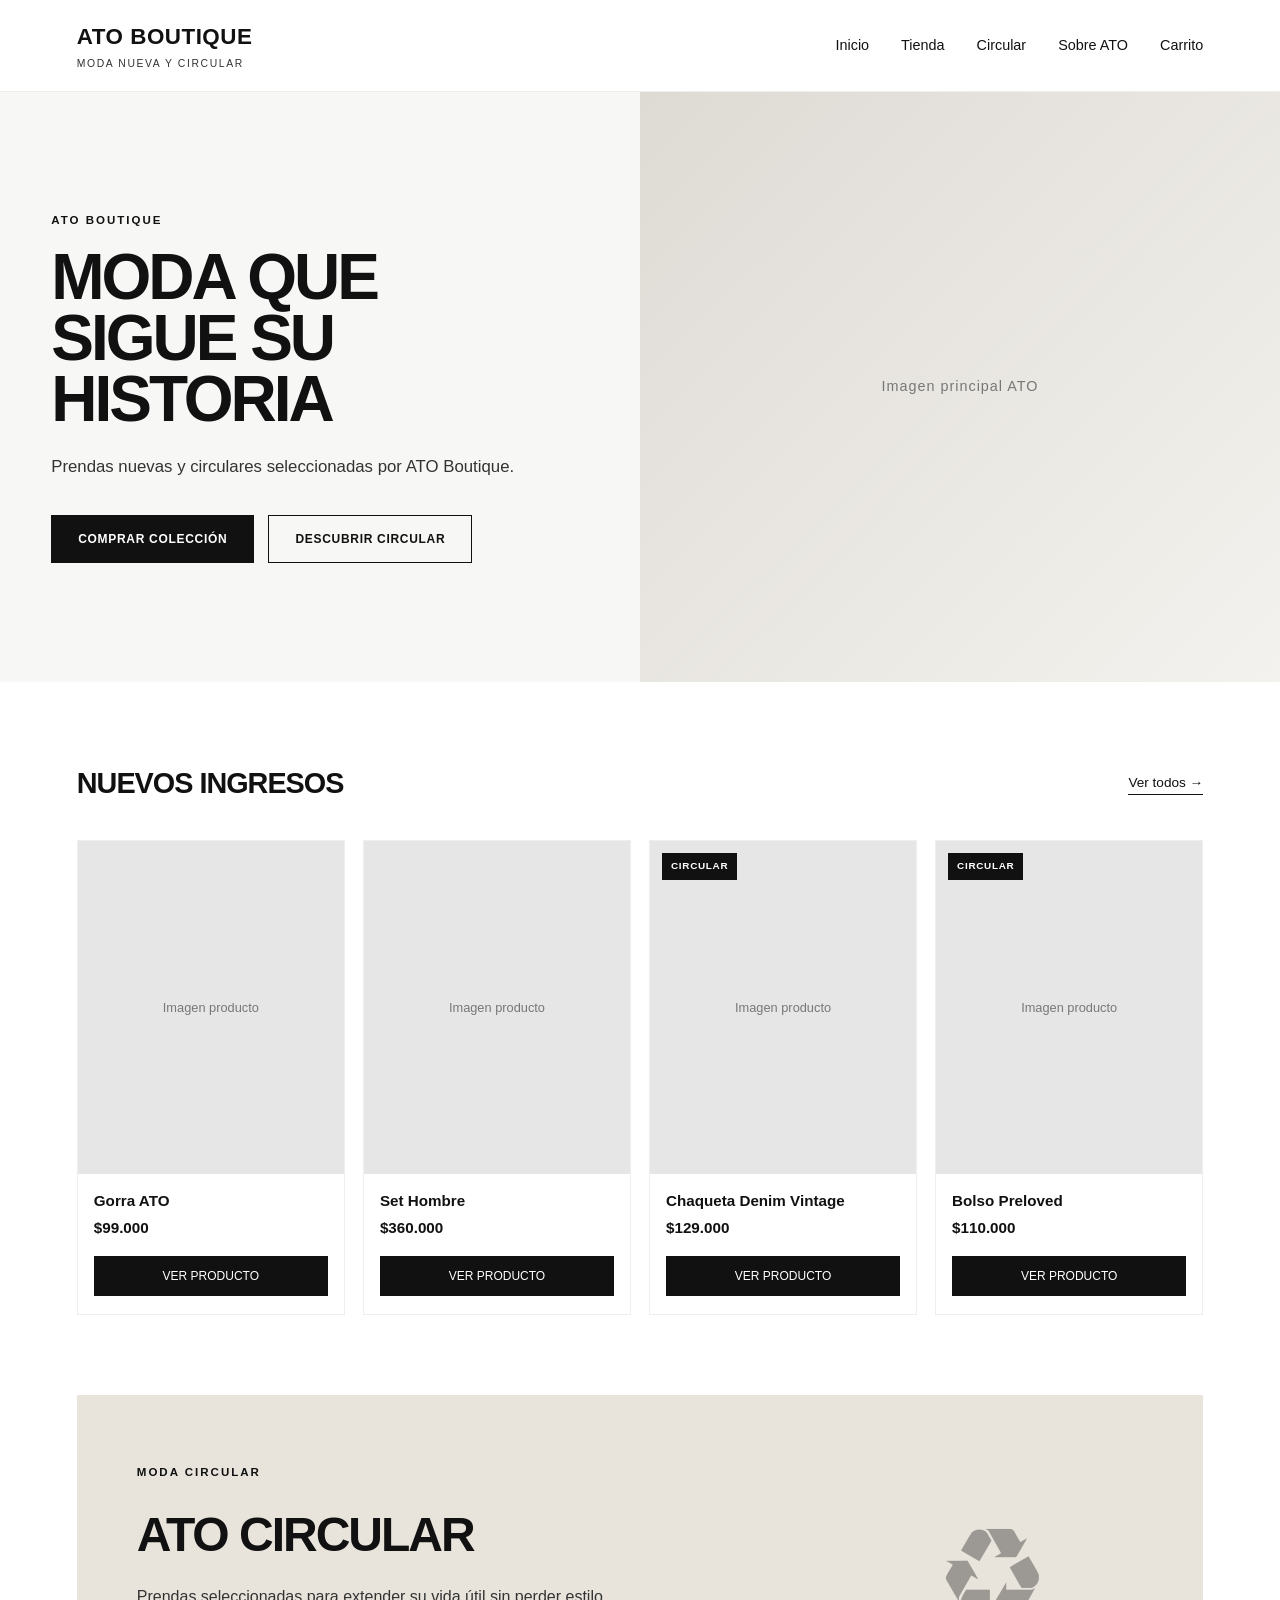
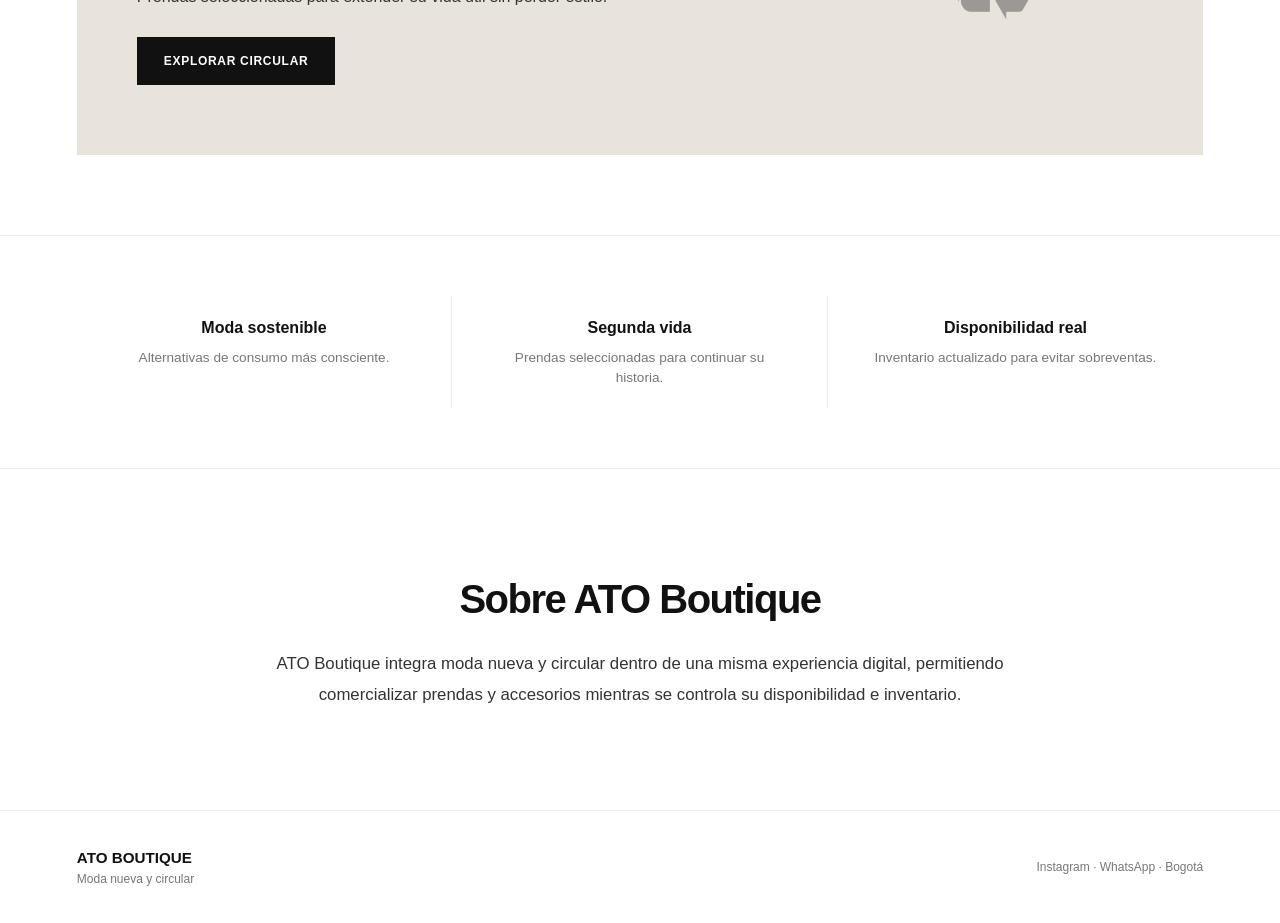
<file: index.html>
<!DOCTYPE html>
<html lang="es">
<head>
    <meta charset="UTF-8">
    <meta name="viewport" content="width=device-width, initial-scale=1.0">

    <title>ATO Boutique | Moda nueva y circular</title>

    <link rel="stylesheet" href="css/styles.css">
</head>

<body>

    <!-- ENCABEZADO -->
    <header>
        <div class="logo">
            <h1>ATO BOUTIQUE</h1>
            <p>MODA NUEVA Y CIRCULAR</p>
        </div>

        <nav>
            <a href="index.html">Inicio</a>
            <a href="catalogo.html">Tienda</a>
            <a href="catalogo.html">Circular</a>
            <a href="#sobre-ato">Sobre ATO</a>
            <a href="carrito.html">Carrito</a>
        </nav>
    </header>


    <!-- HERO PRINCIPAL -->
    <main>

        <section class="hero">
            <div class="hero-contenido">

                <p class="etiqueta">ATO BOUTIQUE</p>

                <h2>
                    MODA QUE<br>
                    SIGUE SU HISTORIA
                </h2>

                <p>
                    Prendas nuevas y circulares seleccionadas
                    por ATO Boutique.
                </p>

                <div class="hero-botones">

                    <a href="catalogo.html" class="btn-principal">
                        Comprar colección
                    </a>

                    <a href="catalogo.html" class="btn-secundario">
                        Descubrir Circular
                    </a>

                </div>

            </div>

            <div class="hero-imagen">
                <div class="placeholder">
                    Imagen principal ATO
                </div>
            </div>
        </section>


        <!-- NUEVOS INGRESOS -->

        <section class="productos">

            <div class="titulo-seccion">

                <h2>NUEVOS INGRESOS</h2>

                <a href="catalogo.html">
                    Ver todos →
                </a>

            </div>


            <div class="grid-productos">


                <article class="producto-card">

                    <div class="producto-imagen">
                        Imagen producto
                    </div>

                    <h3>Gorra ATO</h3>

                    <p class="precio">
                        $99.000
                    </p>

                    <a href="producto.html">
                        Ver producto
                    </a>

                </article>


                <article class="producto-card">

                    <div class="producto-imagen">
                        Imagen producto
                    </div>

                    <h3>Set Hombre</h3>

                    <p class="precio">
                        $360.000
                    </p>

                    <a href="producto.html">
                        Ver producto
                    </a>

                </article>


                <article class="producto-card circular">

                    <span class="badge">
                        CIRCULAR
                    </span>

                    <div class="producto-imagen">
                        Imagen producto
                    </div>

                    <h3>
                        Chaqueta Denim Vintage
                    </h3>

                    <p class="precio">
                        $129.000
                    </p>

                    <a href="producto.html">
                        Ver producto
                    </a>

                </article>


                <article class="producto-card circular">

                    <span class="badge">
                        CIRCULAR
                    </span>

                    <div class="producto-imagen">
                        Imagen producto
                    </div>

                    <h3>
                        Bolso Preloved
                    </h3>

                    <p class="precio">
                        $110.000
                    </p>

                    <a href="producto.html">
                        Ver producto
                    </a>

                </article>

            </div>

        </section>


        <!-- ATO CIRCULAR -->

        <section class="ato-circular">

            <div>

                <p class="etiqueta">
                    MODA CIRCULAR
                </p>

                <h2>
                    ATO CIRCULAR
                </h2>

                <p>
                    Prendas seleccionadas para extender su vida útil
                    sin perder estilo.
                </p>

                <a href="catalogo.html" class="btn-principal">
                    Explorar Circular
                </a>

            </div>


            <div class="circular-icono">
                ♻
            </div>

        </section>


        <!-- PROPUESTA DE VALOR -->

        <section class="beneficios">

            <div>
                <h3>Moda sostenible</h3>
                <p>
                    Alternativas de consumo más consciente.
                </p>
            </div>

            <div>
                <h3>Segunda vida</h3>
                <p>
                    Prendas seleccionadas para continuar su historia.
                </p>
            </div>

            <div>
                <h3>Disponibilidad real</h3>
                <p>
                    Inventario actualizado para evitar sobreventas.
                </p>
            </div>

        </section>


        <!-- SOBRE ATO -->

        <section id="sobre-ato" class="sobre-ato">

            <h2>Sobre ATO Boutique</h2>

            <p>
                ATO Boutique integra moda nueva y circular dentro
                de una misma experiencia digital, permitiendo
                comercializar prendas y accesorios mientras se
                controla su disponibilidad e inventario.
            </p>

        </section>

    </main>


    <!-- FOOTER -->

    <footer>

        <div>

            <strong>ATO BOUTIQUE</strong>

            <p>
                Moda nueva y circular
            </p>

        </div>

        <div>
            Instagram · WhatsApp · Bogotá
        </div>

    </footer>


    <script src="js/app.js"></script>

</body>
</html>
</file>
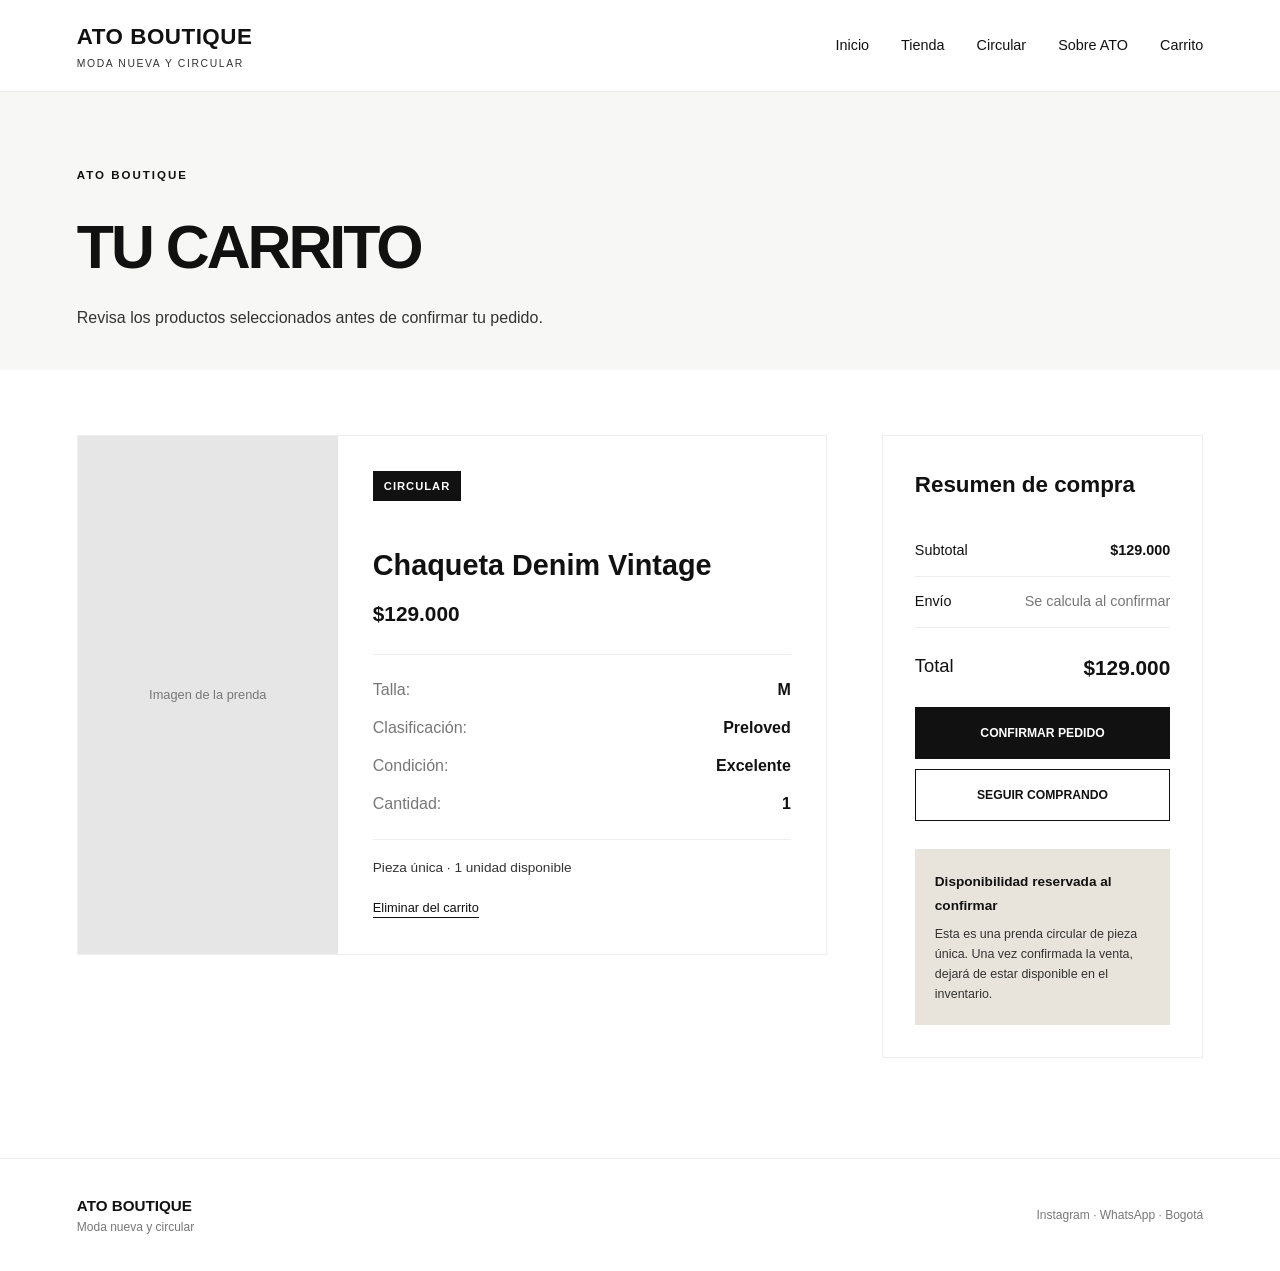
<file: carrito.html>
<!DOCTYPE html>
<html lang="es">
<head>
    <meta charset="UTF-8">
    <meta name="viewport" content="width=device-width, initial-scale=1.0">

    <title>Carrito | ATO Boutique</title>

    <link rel="stylesheet" href="css/styles.css">
</head>

<body>

    <!-- ENCABEZADO -->
    <header>
        <div class="logo">
            <h1>ATO BOUTIQUE</h1>
            <p>MODA NUEVA Y CIRCULAR</p>
        </div>

        <nav>
            <a href="index.html">Inicio</a>
            <a href="catalogo.html">Tienda</a>
            <a href="catalogo.html">Circular</a>
            <a href="index.html#sobre-ato">Sobre ATO</a>
            <a href="carrito.html">Carrito</a>
        </nav>
    </header>


    <main>

        <!-- ENCABEZADO DEL CARRITO -->
        <section class="carrito-hero">

            <p class="etiqueta">
                ATO BOUTIQUE
            </p>

            <h2>TU CARRITO</h2>

            <p>
                Revisa los productos seleccionados antes de confirmar tu pedido.
            </p>

        </section>


        <!-- CONTENIDO DEL CARRITO -->
        <section class="carrito-layout">

            <!-- PRODUCTOS -->
            <div class="carrito-productos">

                <article class="carrito-item">

                    <div class="carrito-imagen">
                        Imagen de la prenda
                    </div>

                    <div class="carrito-info">

                        <span class="badge-producto">
                            CIRCULAR
                        </span>

                        <h3>
                            Chaqueta Denim Vintage
                        </h3>

                        <p class="carrito-precio">
                            $129.000
                        </p>

                        <div class="carrito-datos">

                            <p>
                                <span>Talla:</span>
                                <strong>M</strong>
                            </p>

                            <p>
                                <span>Clasificación:</span>
                                <strong>Preloved</strong>
                            </p>

                            <p>
                                <span>Condición:</span>
                                <strong>Excelente</strong>
                            </p>

                            <p>
                                <span>Cantidad:</span>
                                <strong>1</strong>
                            </p>

                        </div>

                        <p class="pieza-unica-texto">
                            Pieza única · 1 unidad disponible
                        </p>

                        <a href="catalogo.html" class="eliminar-producto">
                            Eliminar del carrito
                        </a>

                    </div>

                </article>

            </div>


            <!-- RESUMEN -->
            <aside class="resumen-compra">

                <h2>
                    Resumen de compra
                </h2>

                <div class="resumen-linea">

                    <span>Subtotal</span>

                    <strong>
                        $129.000
                    </strong>

                </div>


                <div class="resumen-linea">

                    <span>Envío</span>

                    <span>
                        Se calcula al confirmar
                    </span>

                </div>


                <div class="resumen-total">

                    <span>Total</span>

                    <strong>
                        $129.000
                    </strong>

                </div>


                <button
                    type="button"
                    class="btn-confirmar-pedido"
                    id="confirmarPedido"
                >
                    Confirmar pedido
                </button>


                <a
                    href="catalogo.html"
                    class="btn-seguir-comprando"
                >
                    Seguir comprando
                </a>


                <div class="resumen-aviso">

                    <strong>
                        Disponibilidad reservada al confirmar
                    </strong>

                    <p>
                        Esta es una prenda circular de pieza única.
                        Una vez confirmada la venta, dejará de estar
                        disponible en el inventario.
                    </p>

                </div>

            </aside>

        </section>


        <!-- CONFIRMACIÓN SIMULADA -->
        <section
            class="confirmacion-pedido"
            id="mensajeConfirmacion"
        >

            <div>

                <p class="etiqueta">
                    PEDIDO REGISTRADO
                </p>

                <h2>
                    Tu pedido fue confirmado
                </h2>

                <p>
                    Número de pedido:
                    <strong>#ATO-1003</strong>
                </p>

                <p>
                    Chaqueta Denim Vintage · 1 unidad · $129.000
                </p>

                <p>
                    El inventario será actualizado para reflejar
                    que la pieza ya no se encuentra disponible.
                </p>

                <a href="index.html" class="btn-principal">
                    Volver al inicio
                </a>

            </div>

        </section>

    </main>


    <!-- FOOTER -->
    <footer>

        <div>
            <strong>ATO BOUTIQUE</strong>
            <p>Moda nueva y circular</p>
        </div>

        <div>
            Instagram · WhatsApp · Bogotá
        </div>

    </footer>


    <script src="js/app.js"></script>

</body>
</html>
</file>
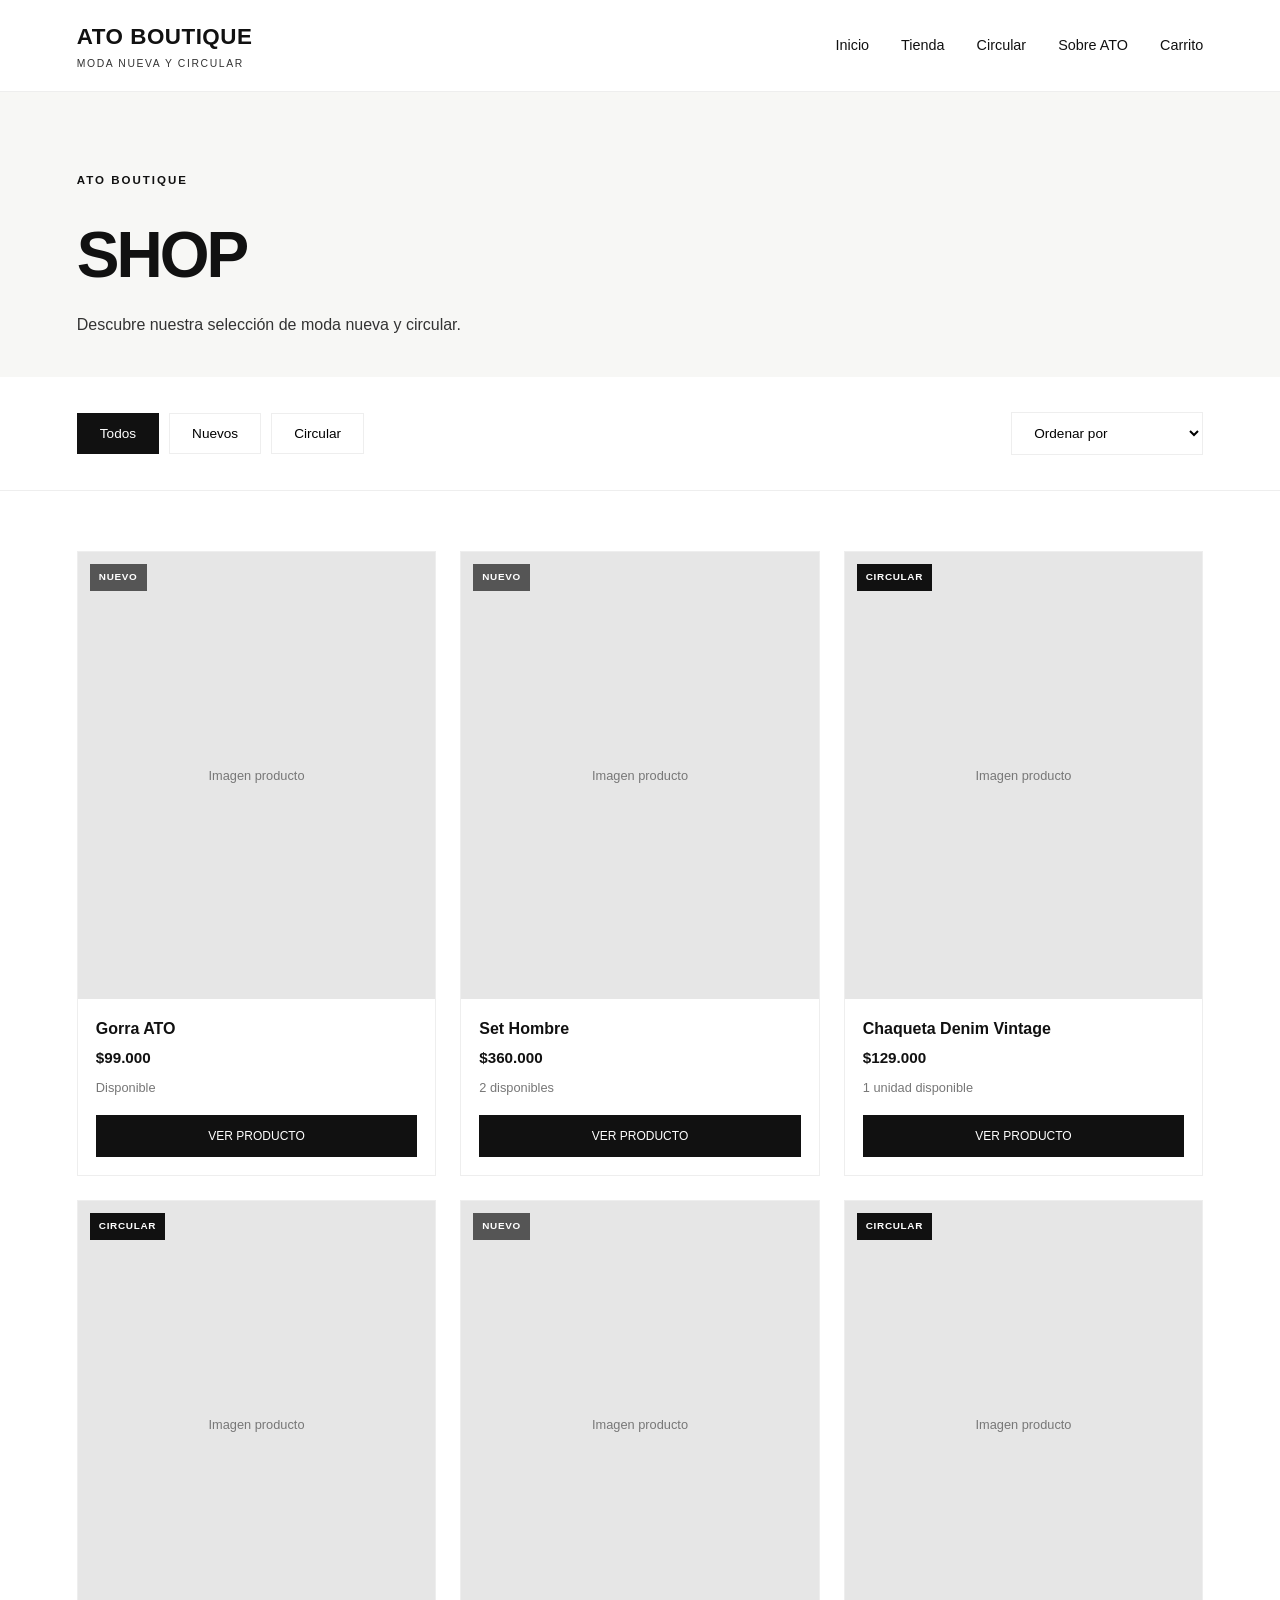
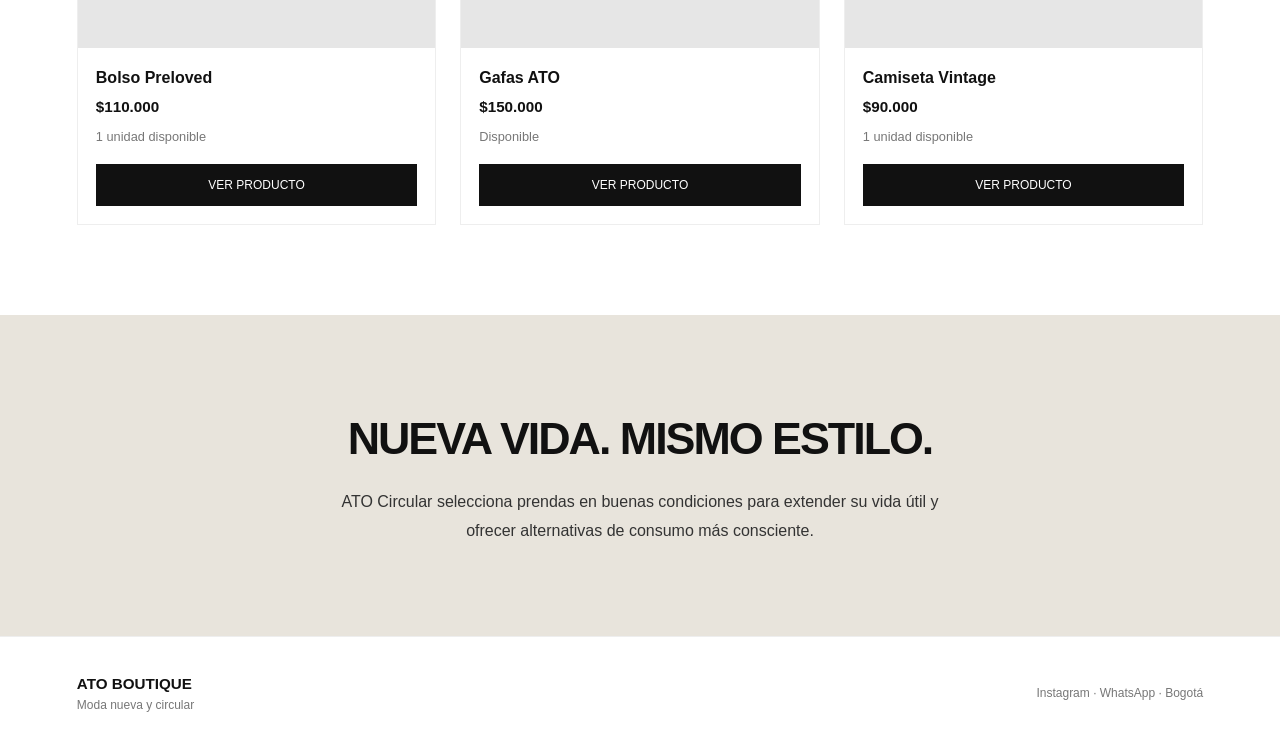
<file: catalogo.html>
<!DOCTYPE html>
<html lang="es">
<head>
    <meta charset="UTF-8">
    <meta name="viewport" content="width=device-width, initial-scale=1.0">

    <title>Catálogo | ATO Boutique</title>

    <link rel="stylesheet" href="css/styles.css">
</head>

<body>

    <!-- ENCABEZADO -->
    <header>
        <div class="logo">
            <h1>ATO BOUTIQUE</h1>
            <p>MODA NUEVA Y CIRCULAR</p>
        </div>

        <nav>
            <a href="index.html">Inicio</a>
            <a href="catalogo.html">Tienda</a>
            <a href="catalogo.html">Circular</a>
            <a href="index.html#sobre-ato">Sobre ATO</a>
            <a href="carrito.html">Carrito</a>
        </nav>
    </header>


    <main>

        <!-- ENCABEZADO DEL CATÁLOGO -->
        <section class="catalogo-hero">

            <p class="etiqueta">
                ATO BOUTIQUE
            </p>

            <h2>SHOP</h2>

            <p>
                Descubre nuestra selección de moda nueva y circular.
            </p>

        </section>


        <!-- FILTROS BÁSICOS -->
        <section class="catalogo-controles">

            <div class="filtros">

                <button class="filtro activo">
                    Todos
                </button>

                <button class="filtro">
                    Nuevos
                </button>

                <button class="filtro">
                    Circular
                </button>

            </div>

            <select class="ordenar">
                <option>Ordenar por</option>
                <option>Precio menor a mayor</option>
                <option>Precio mayor a menor</option>
                <option>Más recientes</option>
            </select>

        </section>


        <!-- PRODUCTOS -->
        <section class="catalogo-productos">

            <div class="catalogo-grid">


                <!-- PRODUCTO 1 -->

                <article class="catalogo-card">

                    <span class="badge badge-nuevo">
                        NUEVO
                    </span>

                    <div class="catalogo-imagen">
                        Imagen producto
                    </div>

                    <div class="catalogo-info">

                        <h3>
                            Gorra ATO
                        </h3>

                        <p class="precio">
                            $99.000
                        </p>

                        <p class="stock">
                            Disponible
                        </p>

                        <a href="producto.html">
                            Ver producto
                        </a>

                    </div>

                </article>


                <!-- PRODUCTO 2 -->

                <article class="catalogo-card">

                    <span class="badge badge-nuevo">
                        NUEVO
                    </span>

                    <div class="catalogo-imagen">
                        Imagen producto
                    </div>

                    <div class="catalogo-info">

                        <h3>
                            Set Hombre
                        </h3>

                        <p class="precio">
                            $360.000
                        </p>

                        <p class="stock">
                            2 disponibles
                        </p>

                        <a href="producto.html">
                            Ver producto
                        </a>

                    </div>

                </article>


                <!-- PRODUCTO 3 -->

                <article class="catalogo-card">

                    <span class="badge">
                        CIRCULAR
                    </span>

                    <div class="catalogo-imagen">
                        Imagen producto
                    </div>

                    <div class="catalogo-info">

                        <h3>
                            Chaqueta Denim Vintage
                        </h3>

                        <p class="precio">
                            $129.000
                        </p>

                        <p class="stock">
                            1 unidad disponible
                        </p>

                        <a href="producto.html">
                            Ver producto
                        </a>

                    </div>

                </article>


                <!-- PRODUCTO 4 -->

                <article class="catalogo-card">

                    <span class="badge">
                        CIRCULAR
                    </span>

                    <div class="catalogo-imagen">
                        Imagen producto
                    </div>

                    <div class="catalogo-info">

                        <h3>
                            Bolso Preloved
                        </h3>

                        <p class="precio">
                            $110.000
                        </p>

                        <p class="stock">
                            1 unidad disponible
                        </p>

                        <a href="producto.html">
                            Ver producto
                        </a>

                    </div>

                </article>


                <!-- PRODUCTO 5 -->

                <article class="catalogo-card">

                    <span class="badge badge-nuevo">
                        NUEVO
                    </span>

                    <div class="catalogo-imagen">
                        Imagen producto
                    </div>

                    <div class="catalogo-info">

                        <h3>
                            Gafas ATO
                        </h3>

                        <p class="precio">
                            $150.000
                        </p>

                        <p class="stock">
                            Disponible
                        </p>

                        <a href="producto.html">
                            Ver producto
                        </a>

                    </div>

                </article>


                <!-- PRODUCTO 6 -->

                <article class="catalogo-card">

                    <span class="badge">
                        CIRCULAR
                    </span>

                    <div class="catalogo-imagen">
                        Imagen producto
                    </div>

                    <div class="catalogo-info">

                        <h3>
                            Camiseta Vintage
                        </h3>

                        <p class="precio">
                            $90.000
                        </p>

                        <p class="stock">
                            1 unidad disponible
                        </p>

                        <a href="producto.html">
                            Ver producto
                        </a>

                    </div>

                </article>


            </div>

        </section>


        <!-- MENSAJE DE VALOR -->

        <section class="catalogo-mensaje">

            <h2>
                NUEVA VIDA. MISMO ESTILO.
            </h2>

            <p>
                ATO Circular selecciona prendas en buenas condiciones
                para extender su vida útil y ofrecer alternativas
                de consumo más consciente.
            </p>

        </section>

    </main>


    <!-- FOOTER -->

    <footer>

        <div>

            <strong>
                ATO BOUTIQUE
            </strong>

            <p>
                Moda nueva y circular
            </p>

        </div>

        <div>
            Instagram · WhatsApp · Bogotá
        </div>

    </footer>


    <script src="js/app.js"></script>

</body>
</html>
</file>
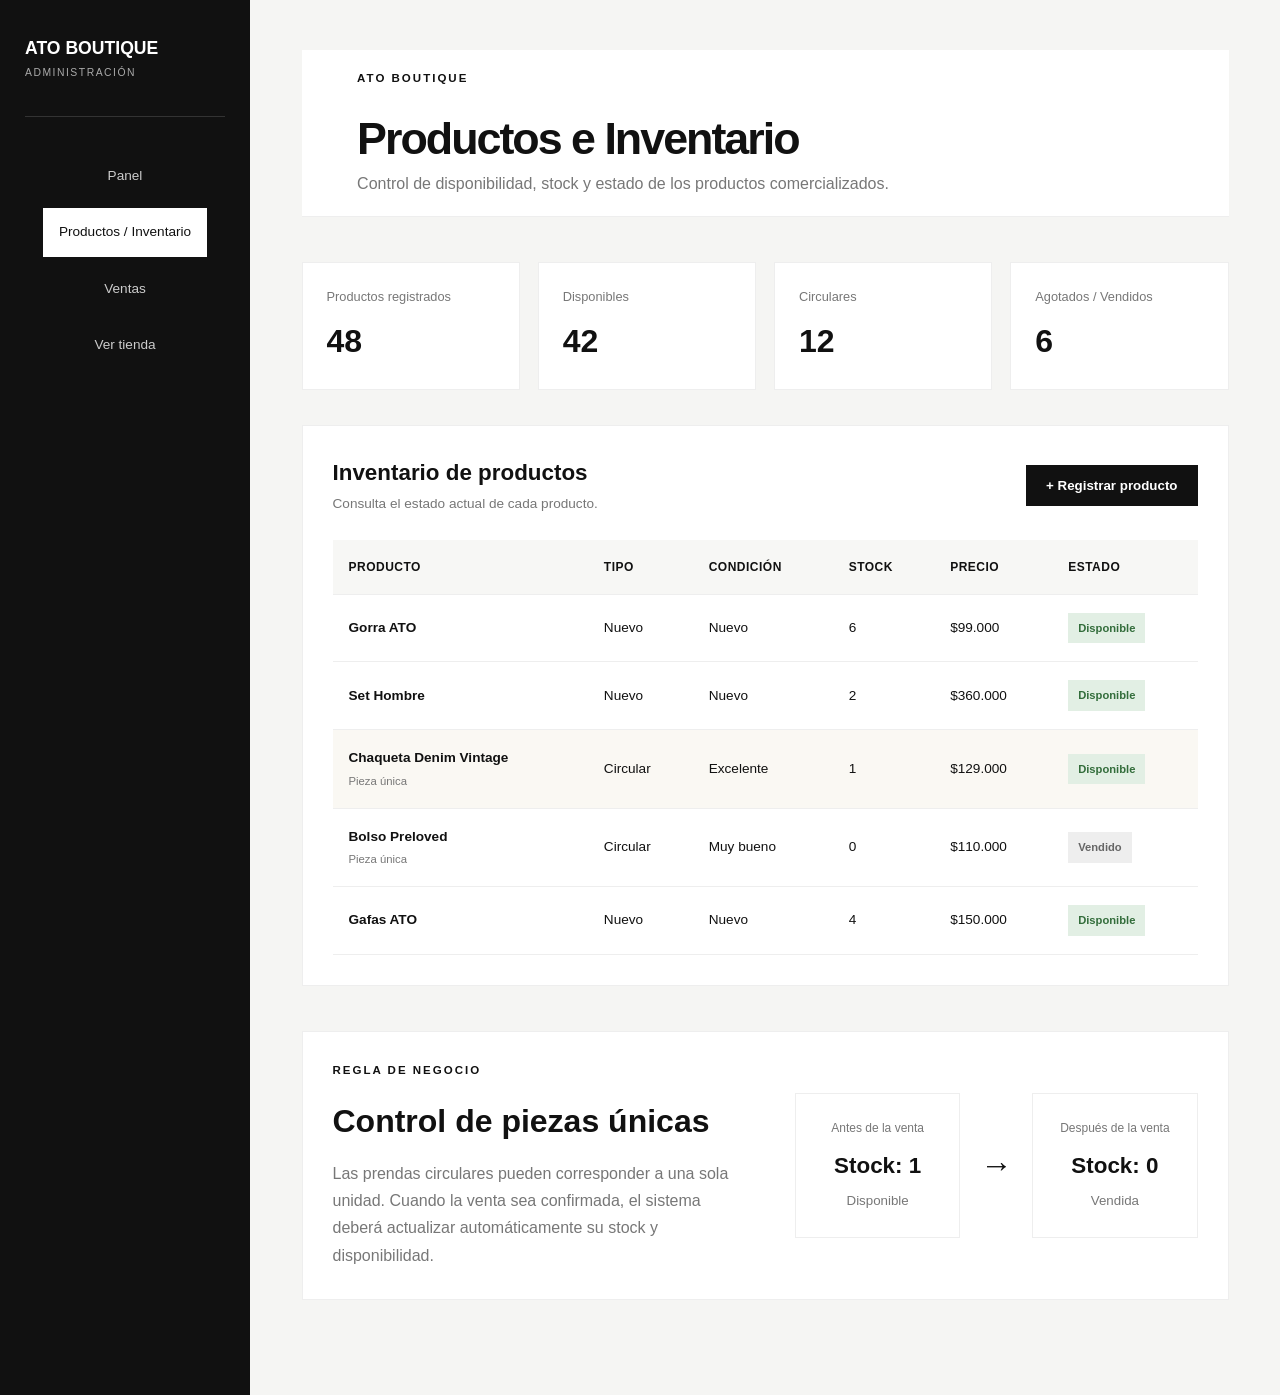
<file: inventario.html>
<!DOCTYPE html>
<html lang="es">
<head>
    <meta charset="UTF-8">
    <meta name="viewport" content="width=device-width, initial-scale=1.0">

    <title>Inventario | ATO Boutique</title>

    <link rel="stylesheet" href="css/styles.css">
</head>

<body class="admin-body">

    <div class="admin-layout">

        <!-- MENÚ LATERAL -->
        <aside class="admin-sidebar">

            <div class="admin-logo">
                <h2>ATO BOUTIQUE</h2>
                <p>ADMINISTRACIÓN</p>
            </div>

            <nav class="admin-menu">

                <a href="panel.html">
                    Panel
                </a>

                <a href="inventario.html" class="activo">
                    Productos / Inventario
                </a>

                <a href="ventas.html">
                    Ventas
                </a>

                <a href="index.html">
                    Ver tienda
                </a>

            </nav>

        </aside>


        <!-- CONTENIDO -->
        <main class="admin-main">

            <header class="admin-header">

                <div>
                    <p class="etiqueta">ATO BOUTIQUE</p>

                    <h1>
                        Productos e Inventario
                    </h1>

                    <p>
                        Control de disponibilidad, stock y estado
                        de los productos comercializados.
                    </p>
                </div>

            </header>


            <!-- RESUMEN -->
            <section class="inventario-resumen">

                <div>
                    <span>Productos registrados</span>
                    <strong>48</strong>
                </div>

                <div>
                    <span>Disponibles</span>
                    <strong>42</strong>
                </div>

                <div>
                    <span>Circulares</span>
                    <strong>12</strong>
                </div>

                <div>
                    <span>Agotados / Vendidos</span>
                    <strong>6</strong>
                </div>

            </section>


            <!-- TABLA -->
            <section class="admin-seccion">

                <div class="inventario-cabecera">

                    <div>
                        <h2>
                            Inventario de productos
                        </h2>

                        <p>
                            Consulta el estado actual de cada producto.
                        </p>
                    </div>

                    <button type="button" class="btn-admin">
                        + Registrar producto
                    </button>

                </div>


                <div class="tabla-responsive">

                    <table class="tabla-inventario">

                        <thead>
                            <tr>
                                <th>Producto</th>
                                <th>Tipo</th>
                                <th>Condición</th>
                                <th>Stock</th>
                                <th>Precio</th>
                                <th>Estado</th>
                            </tr>
                        </thead>

                        <tbody>

                            <tr>
                                <td>
                                    <strong>Gorra ATO</strong>
                                </td>

                                <td>
                                    Nuevo
                                </td>

                                <td>
                                    Nuevo
                                </td>

                                <td>
                                    6
                                </td>

                                <td>
                                    $99.000
                                </td>

                                <td>
                                    <span class="estado estado-ok">
                                        Disponible
                                    </span>
                                </td>
                            </tr>


                            <tr>
                                <td>
                                    <strong>Set Hombre</strong>
                                </td>

                                <td>
                                    Nuevo
                                </td>

                                <td>
                                    Nuevo
                                </td>

                                <td>
                                    2
                                </td>

                                <td>
                                    $360.000
                                </td>

                                <td>
                                    <span class="estado estado-ok">
                                        Disponible
                                    </span>
                                </td>
                            </tr>


                            <!-- PRODUCTO CIRCULAR PRINCIPAL -->
                            <tr class="fila-circular">

                                <td>
                                    <strong>
                                        Chaqueta Denim Vintage
                                    </strong>

                                    <small>
                                        Pieza única
                                    </small>
                                </td>

                                <td>
                                    Circular
                                </td>

                                <td>
                                    Excelente
                                </td>

                                <td id="stockChaqueta">
                                    1
                                </td>

                                <td>
                                    $129.000
                                </td>

                                <td>
                                    <span
                                        class="estado estado-ok"
                                        id="estadoChaqueta"
                                    >
                                        Disponible
                                    </span>
                                </td>

                            </tr>


                            <tr>

                                <td>
                                    <strong>
                                        Bolso Preloved
                                    </strong>

                                    <small>
                                        Pieza única
                                    </small>
                                </td>

                                <td>
                                    Circular
                                </td>

                                <td>
                                    Muy bueno
                                </td>

                                <td>
                                    0
                                </td>

                                <td>
                                    $110.000
                                </td>

                                <td>
                                    <span class="estado estado-vendido">
                                        Vendido
                                    </span>
                                </td>

                            </tr>


                            <tr>

                                <td>
                                    <strong>
                                        Gafas ATO
                                    </strong>
                                </td>

                                <td>
                                    Nuevo
                                </td>

                                <td>
                                    Nuevo
                                </td>

                                <td>
                                    4
                                </td>

                                <td>
                                    $150.000
                                </td>

                                <td>
                                    <span class="estado estado-ok">
                                        Disponible
                                    </span>
                                </td>

                            </tr>

                        </tbody>

                    </table>

                </div>

            </section>


            <!-- REGLA DE NEGOCIO -->
            <section class="admin-seccion">

                <div class="regla-inventario">

                    <div>
                        <p class="etiqueta">
                            REGLA DE NEGOCIO
                        </p>

                        <h2>
                            Control de piezas únicas
                        </h2>

                        <p>
                            Las prendas circulares pueden corresponder
                            a una sola unidad. Cuando la venta sea
                            confirmada, el sistema deberá actualizar
                            automáticamente su stock y disponibilidad.
                        </p>
                    </div>


                    <div class="ejemplo-stock">

                        <div>
                            <span>Antes de la venta</span>

                            <strong>
                                Stock: 1
                            </strong>

                            <small>
                                Disponible
                            </small>
                        </div>

                        <span class="flecha-stock">
                            →
                        </span>

                        <div>
                            <span>Después de la venta</span>

                            <strong>
                                Stock: 0
                            </strong>

                            <small>
                                Vendida
                            </small>
                        </div>

                    </div>

                </div>

            </section>

        </main>

    </div>


    <script src="js/app.js"></script>

</body>
</html>
</file>
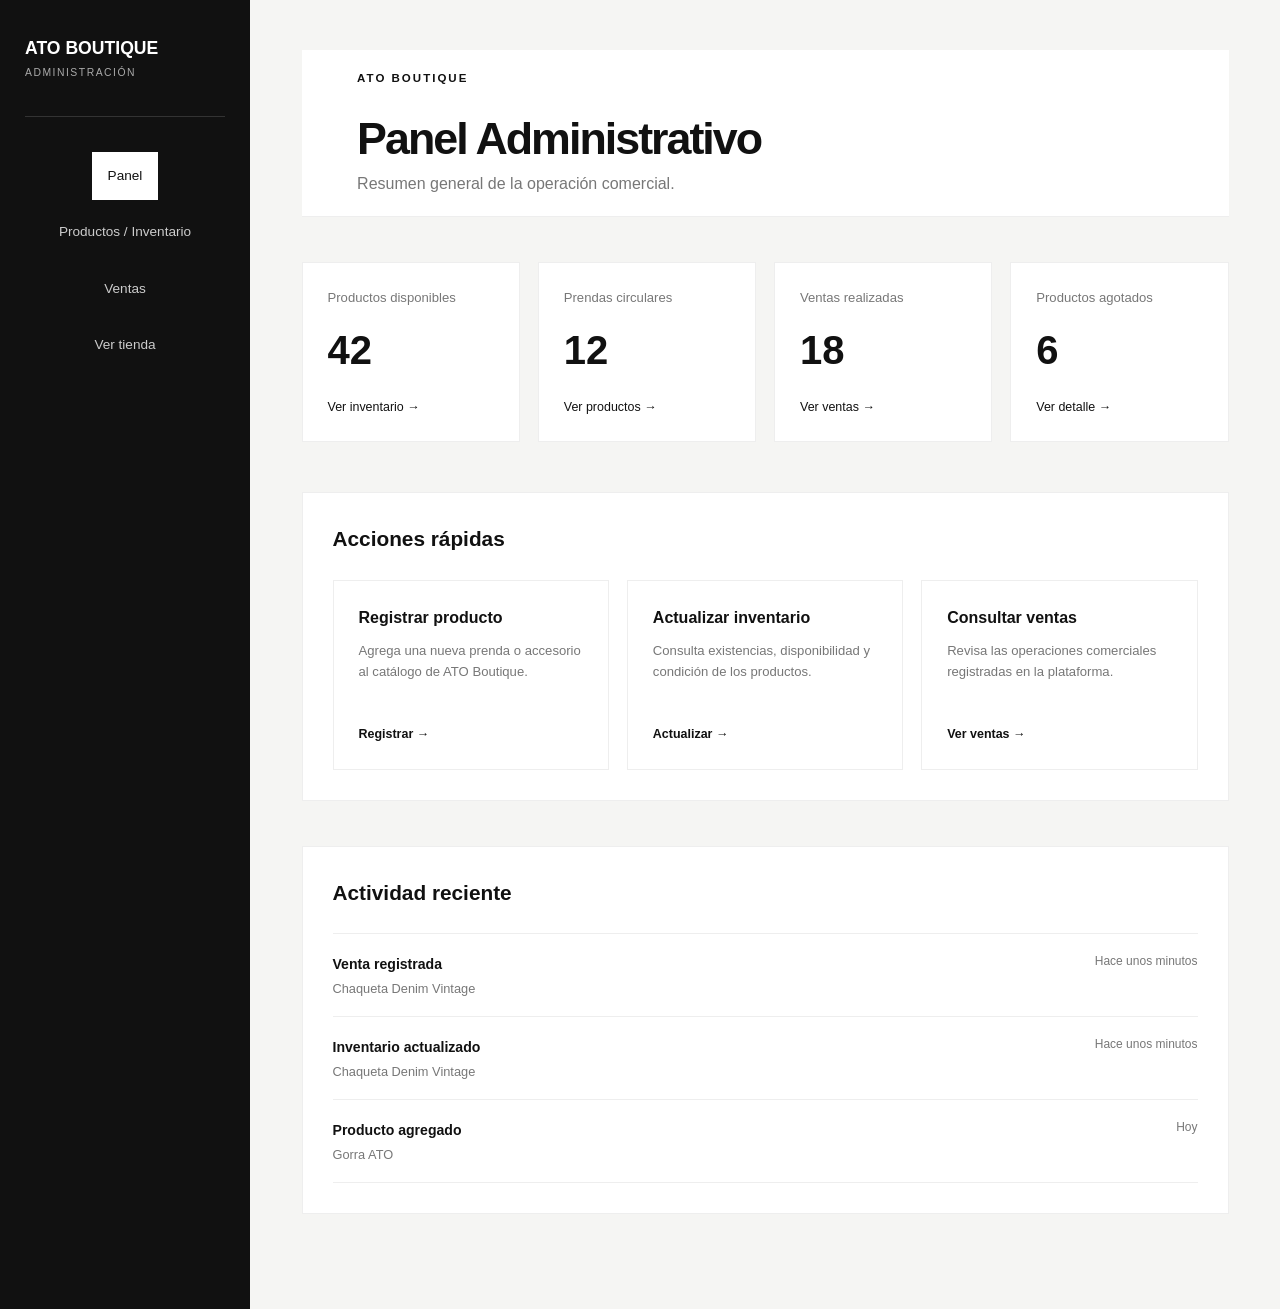
<file: panel.html>
<!DOCTYPE html>
<html lang="es">
<head>
    <meta charset="UTF-8">
    <meta name="viewport" content="width=device-width, initial-scale=1.0">

    <title>Panel administrativo | ATO Boutique</title>

    <link rel="stylesheet" href="css/styles.css">
</head>

<body class="admin-body">

    <div class="admin-layout">

        <!-- MENÚ LATERAL -->
        <aside class="admin-sidebar">

            <div class="admin-logo">
                <h2>ATO BOUTIQUE</h2>
                <p>ADMINISTRACIÓN</p>
            </div>

            <nav class="admin-menu">

                <a href="panel.html" class="activo">
                    Panel
                </a>

                <a href="inventario.html">
                    Productos / Inventario
                </a>

                <a href="ventas.html">
                    Ventas
                </a>

                <a href="index.html">
                    Ver tienda
                </a>

            </nav>

        </aside>


        <!-- CONTENIDO -->
        <main class="admin-main">

            <header class="admin-header">

                <div>
                    <p class="etiqueta">ATO BOUTIQUE</p>
                    <h1>Panel Administrativo</h1>

                    <p>
                        Resumen general de la operación comercial.
                    </p>
                </div>

            </header>


            <!-- INDICADORES -->
            <section class="admin-indicadores">

                <article class="indicador-card">

                    <span>Productos disponibles</span>

                    <strong>42</strong>

                    <a href="inventario.html">
                        Ver inventario →
                    </a>

                </article>


                <article class="indicador-card">

                    <span>Prendas circulares</span>

                    <strong>12</strong>

                    <a href="inventario.html">
                        Ver productos →
                    </a>

                </article>


                <article class="indicador-card">

                    <span>Ventas realizadas</span>

                    <strong>18</strong>

                    <a href="ventas.html">
                        Ver ventas →
                    </a>

                </article>


                <article class="indicador-card">

                    <span>Productos agotados</span>

                    <strong>6</strong>

                    <a href="inventario.html">
                        Ver detalle →
                    </a>

                </article>

            </section>


            <!-- ACCIONES -->
            <section class="admin-seccion">

                <div class="admin-titulo">
                    <h2>Acciones rápidas</h2>
                </div>


                <div class="acciones-grid">

                    <a href="inventario.html" class="accion-card">

                        <strong>
                            Registrar producto
                        </strong>

                        <p>
                            Agrega una nueva prenda o accesorio
                            al catálogo de ATO Boutique.
                        </p>

                        <span>
                            Registrar →
                        </span>

                    </a>


                    <a href="inventario.html" class="accion-card">

                        <strong>
                            Actualizar inventario
                        </strong>

                        <p>
                            Consulta existencias, disponibilidad
                            y condición de los productos.
                        </p>

                        <span>
                            Actualizar →
                        </span>

                    </a>


                    <a href="ventas.html" class="accion-card">

                        <strong>
                            Consultar ventas
                        </strong>

                        <p>
                            Revisa las operaciones comerciales
                            registradas en la plataforma.
                        </p>

                        <span>
                            Ver ventas →
                        </span>

                    </a>

                </div>

            </section>


            <!-- ACTIVIDAD RECIENTE -->
            <section class="admin-seccion">

                <div class="admin-titulo">
                    <h2>Actividad reciente</h2>
                </div>


                <div class="actividad-lista">

                    <div class="actividad-item">

                        <div>
                            <strong>Venta registrada</strong>
                            <p>Chaqueta Denim Vintage</p>
                        </div>

                        <span>
                            Hace unos minutos
                        </span>

                    </div>


                    <div class="actividad-item">

                        <div>
                            <strong>Inventario actualizado</strong>
                            <p>Chaqueta Denim Vintage</p>
                        </div>

                        <span>
                            Hace unos minutos
                        </span>

                    </div>


                    <div class="actividad-item">

                        <div>
                            <strong>Producto agregado</strong>
                            <p>Gorra ATO</p>
                        </div>

                        <span>
                            Hoy
                        </span>

                    </div>

                </div>

            </section>

        </main>

    </div>


    <script src="js/app.js"></script>

</body>
</html>
</file>
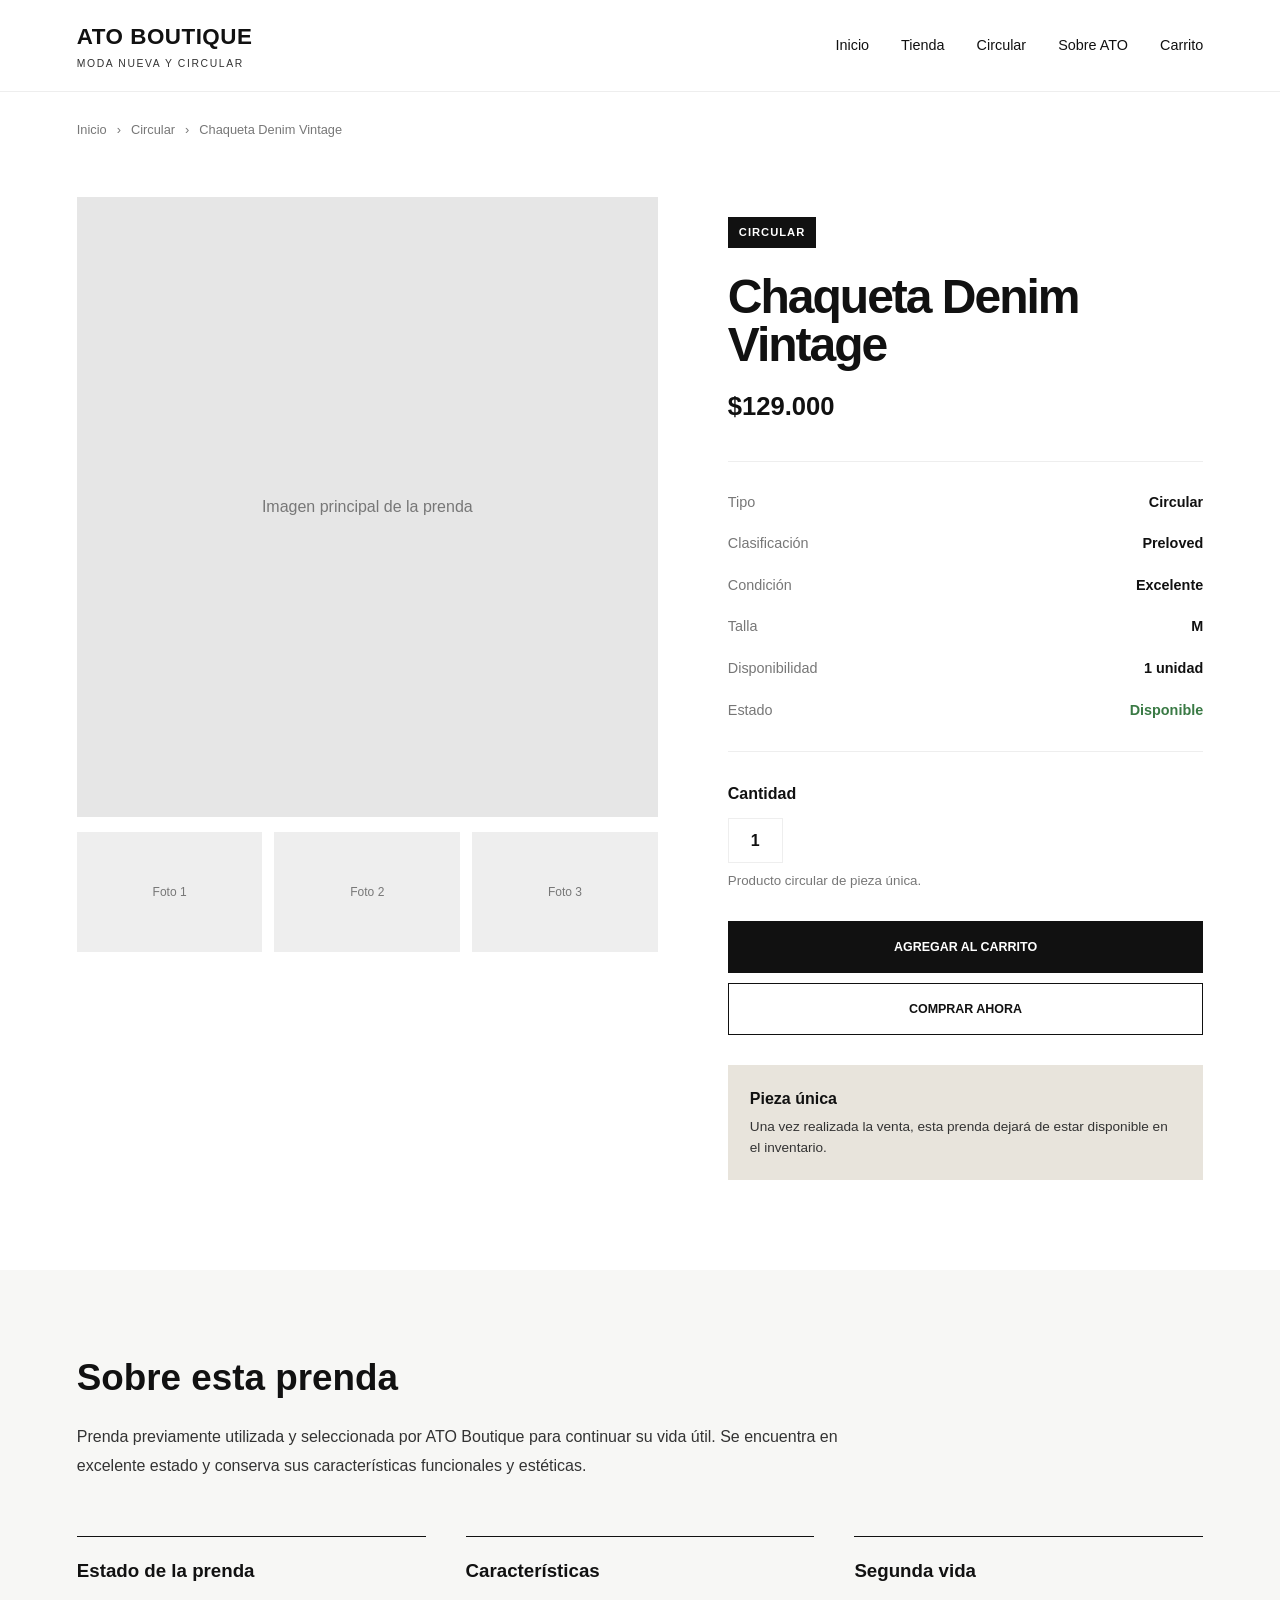
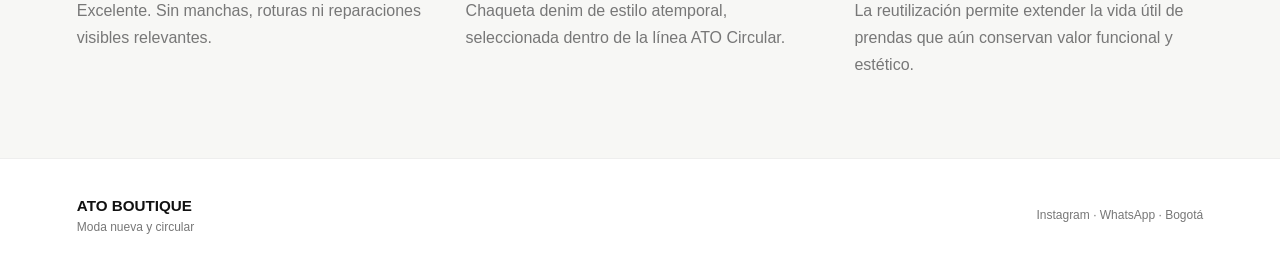
<file: producto.html>
<!DOCTYPE html>
<html lang="es">
<head>
    <meta charset="UTF-8">
    <meta name="viewport" content="width=device-width, initial-scale=1.0">

    <title>Chaqueta Denim Vintage | ATO Boutique</title>

    <link rel="stylesheet" href="css/styles.css">
</head>

<body>

    <!-- ENCABEZADO -->
    <header>
        <div class="logo">
            <h1>ATO BOUTIQUE</h1>
            <p>MODA NUEVA Y CIRCULAR</p>
        </div>

        <nav>
            <a href="index.html">Inicio</a>
            <a href="catalogo.html">Tienda</a>
            <a href="catalogo.html">Circular</a>
            <a href="index.html#sobre-ato">Sobre ATO</a>
            <a href="carrito.html">Carrito</a>
        </nav>
    </header>


    <main>

        <!-- MIGAS DE PAN -->
        <div class="breadcrumb">
            <a href="index.html">Inicio</a>
            <span>›</span>
            <a href="catalogo.html">Circular</a>
            <span>›</span>
            <span>Chaqueta Denim Vintage</span>
        </div>


        <!-- DETALLE DEL PRODUCTO -->
        <section class="detalle-producto">

            <!-- IMÁGENES -->
            <div class="detalle-imagenes">

                <div class="imagen-principal">
                    Imagen principal de la prenda
                </div>

                <div class="miniaturas">
                    <div>Foto 1</div>
                    <div>Foto 2</div>
                    <div>Foto 3</div>
                </div>

            </div>


            <!-- INFORMACIÓN -->
            <div class="detalle-info">

                <span class="badge-producto">
                    CIRCULAR
                </span>

                <h1>
                    Chaqueta Denim Vintage
                </h1>

                <p class="detalle-precio">
                    $129.000
                </p>

                <div class="datos-producto">

                    <div>
                        <span>Tipo</span>
                        <strong>Circular</strong>
                    </div>

                    <div>
                        <span>Clasificación</span>
                        <strong>Preloved</strong>
                    </div>

                    <div>
                        <span>Condición</span>
                        <strong>Excelente</strong>
                    </div>

                    <div>
                        <span>Talla</span>
                        <strong>M</strong>
                    </div>

                    <div>
                        <span>Disponibilidad</span>
                        <strong>1 unidad</strong>
                    </div>

                    <div>
                        <span>Estado</span>
                        <strong class="estado-disponible">
                            Disponible
                        </strong>
                    </div>

                </div>


                <!-- CANTIDAD -->
                <div class="cantidad-producto">

                    <span>Cantidad</span>

                    <div class="cantidad-unica">
                        <span>1</span>
                    </div>

                    <small>
                        Producto circular de pieza única.
                    </small>

                </div>


                <!-- BOTONES -->
                <div class="acciones-producto">

                    <a href="carrito.html" class="btn-agregar">
                        Agregar al carrito
                    </a>

                    <a href="carrito.html" class="btn-comprar">
                        Comprar ahora
                    </a>

                </div>


                <!-- MENSAJE -->
                <div class="alerta-circular">

                    <strong>Pieza única</strong>

                    <p>
                        Una vez realizada la venta, esta prenda
                        dejará de estar disponible en el inventario.
                    </p>

                </div>

            </div>

        </section>


        <!-- INFORMACIÓN DE LA PRENDA -->
        <section class="informacion-prenda">

            <div class="info-bloque">

                <h2>Sobre esta prenda</h2>

                <p>
                    Prenda previamente utilizada y seleccionada
                    por ATO Boutique para continuar su vida útil.
                    Se encuentra en excelente estado y conserva
                    sus características funcionales y estéticas.
                </p>

            </div>


            <div class="info-grid">

                <div>

                    <h3>Estado de la prenda</h3>

                    <p>
                        Excelente. Sin manchas, roturas ni
                        reparaciones visibles relevantes.
                    </p>

                </div>


                <div>

                    <h3>Características</h3>

                    <p>
                        Chaqueta denim de estilo atemporal,
                        seleccionada dentro de la línea
                        ATO Circular.
                    </p>

                </div>


                <div>

                    <h3>Segunda vida</h3>

                    <p>
                        La reutilización permite extender
                        la vida útil de prendas que aún
                        conservan valor funcional y estético.
                    </p>

                </div>

            </div>

        </section>


        <!-- REGLA DEL PMV -->
        

    </main>


    <!-- FOOTER -->
    <footer>

        <div>
            <strong>ATO BOUTIQUE</strong>
            <p>Moda nueva y circular</p>
        </div>

        <div>
            Instagram · WhatsApp · Bogotá
        </div>

    </footer>


    <script src="js/app.js"></script>

</body>
</html>
</file>
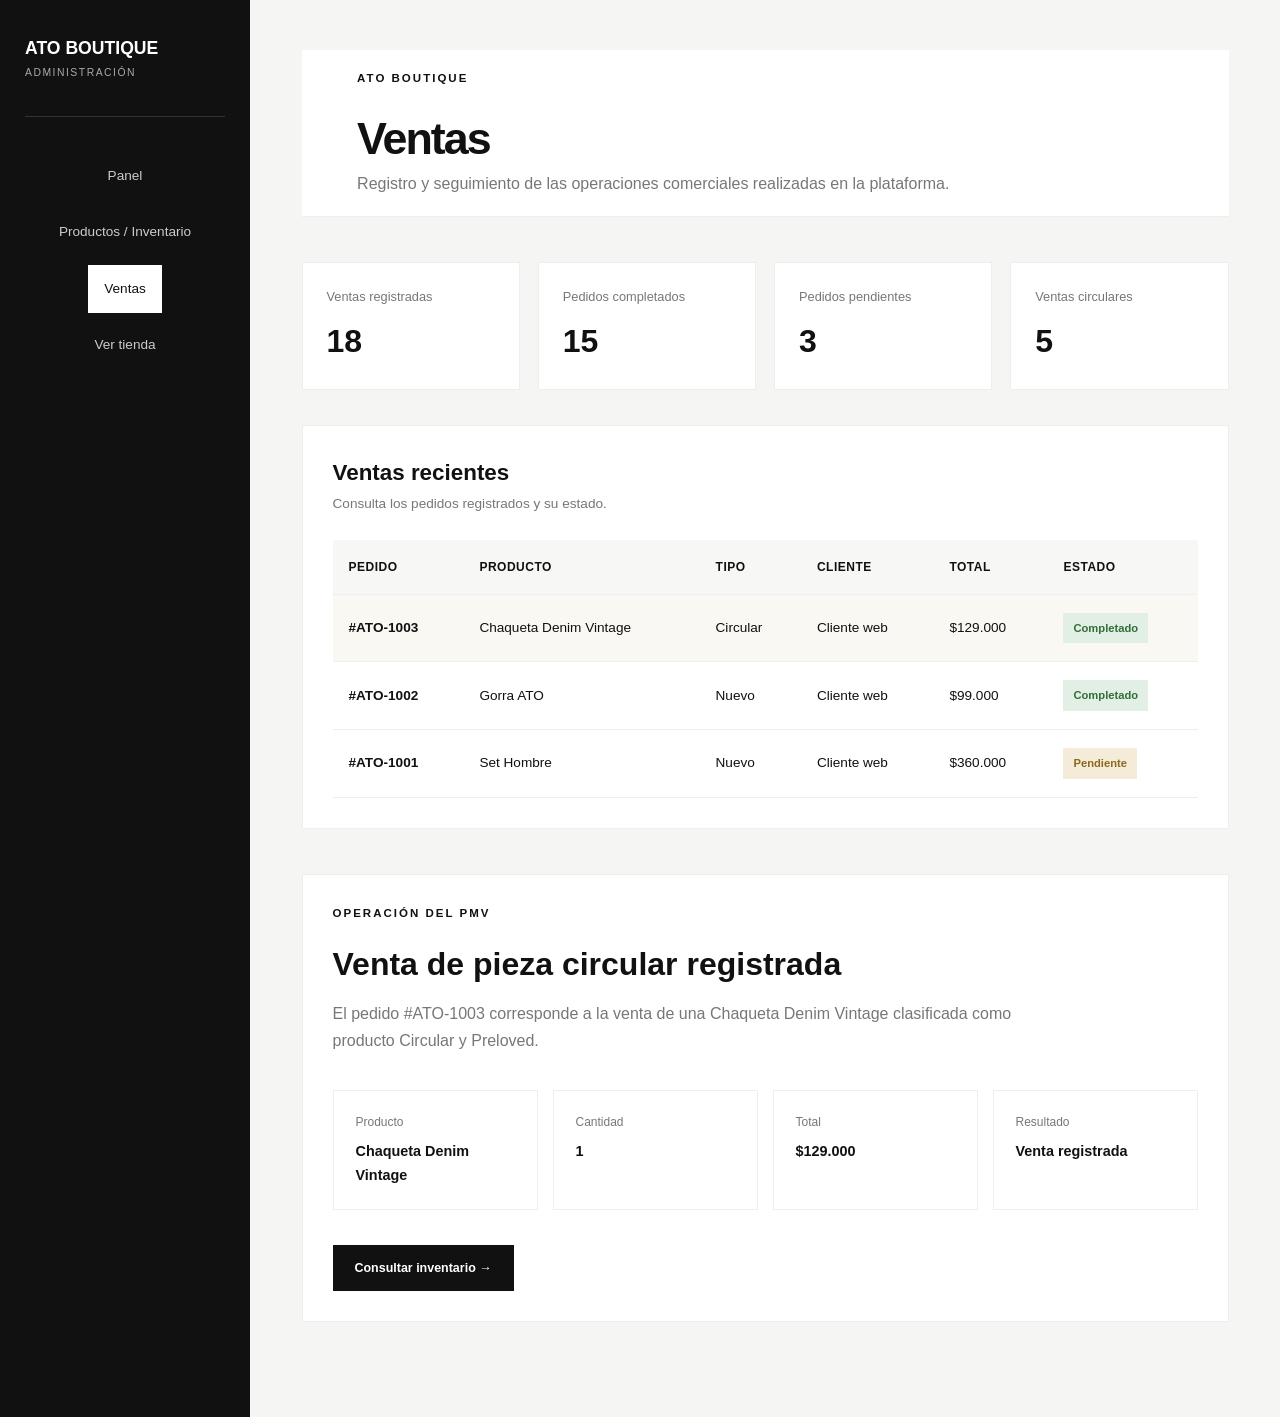
<file: ventas.html>
<!DOCTYPE html>
<html lang="es">
<head>
    <meta charset="UTF-8">
    <meta name="viewport" content="width=device-width, initial-scale=1.0">

    <title>Ventas | ATO Boutique</title>

    <link rel="stylesheet" href="css/styles.css">
</head>

<body class="admin-body">

    <div class="admin-layout">

        <!-- MENÚ LATERAL -->
        <aside class="admin-sidebar">

            <div class="admin-logo">
                <h2>ATO BOUTIQUE</h2>
                <p>ADMINISTRACIÓN</p>
            </div>

            <nav class="admin-menu">

                <a href="panel.html">
                    Panel
                </a>

                <a href="inventario.html">
                    Productos / Inventario
                </a>

                <a href="ventas.html" class="activo">
                    Ventas
                </a>

                <a href="index.html">
                    Ver tienda
                </a>

            </nav>

        </aside>


        <!-- CONTENIDO PRINCIPAL -->
        <main class="admin-main">

            <header class="admin-header">

                <div>

                    <p class="etiqueta">
                        ATO BOUTIQUE
                    </p>

                    <h1>
                        Ventas
                    </h1>

                    <p>
                        Registro y seguimiento de las operaciones comerciales
                        realizadas en la plataforma.
                    </p>

                </div>

            </header>


            <!-- RESUMEN DE VENTAS -->
            <section class="ventas-resumen">

                <div>
                    <span>Ventas registradas</span>
                    <strong>18</strong>
                </div>

                <div>
                    <span>Pedidos completados</span>
                    <strong>15</strong>
                </div>

                <div>
                    <span>Pedidos pendientes</span>
                    <strong>3</strong>
                </div>

                <div>
                    <span>Ventas circulares</span>
                    <strong>5</strong>
                </div>

            </section>


            <!-- TABLA DE VENTAS -->
            <section class="admin-seccion">

                <div class="ventas-cabecera">

                    <div>

                        <h2>
                            Ventas recientes
                        </h2>

                        <p>
                            Consulta los pedidos registrados y su estado.
                        </p>

                    </div>

                </div>


                <div class="tabla-responsive">

                    <table class="tabla-ventas">

                        <thead>

                            <tr>
                                <th>Pedido</th>
                                <th>Producto</th>
                                <th>Tipo</th>
                                <th>Cliente</th>
                                <th>Total</th>
                                <th>Estado</th>
                            </tr>

                        </thead>


                        <tbody>


                            <!-- VENTA PRINCIPAL DEL PMV -->
                            <tr class="venta-destacada">

                                <td>
                                    <strong>
                                        #ATO-1003
                                    </strong>
                                </td>

                                <td>
                                    Chaqueta Denim Vintage
                                </td>

                                <td>
                                    Circular
                                </td>

                                <td>
                                    Cliente web
                                </td>

                                <td>
                                    $129.000
                                </td>

                                <td>

                                    <span class="estado estado-ok">
                                        Completado
                                    </span>

                                </td>

                            </tr>


                            <tr>

                                <td>
                                    <strong>
                                        #ATO-1002
                                    </strong>
                                </td>

                                <td>
                                    Gorra ATO
                                </td>

                                <td>
                                    Nuevo
                                </td>

                                <td>
                                    Cliente web
                                </td>

                                <td>
                                    $99.000
                                </td>

                                <td>

                                    <span class="estado estado-ok">
                                        Completado
                                    </span>

                                </td>

                            </tr>


                            <tr>

                                <td>
                                    <strong>
                                        #ATO-1001
                                    </strong>
                                </td>

                                <td>
                                    Set Hombre
                                </td>

                                <td>
                                    Nuevo
                                </td>

                                <td>
                                    Cliente web
                                </td>

                                <td>
                                    $360.000
                                </td>

                                <td>

                                    <span class="estado estado-pendiente">
                                        Pendiente
                                    </span>

                                </td>

                            </tr>


                        </tbody>

                    </table>

                </div>

            </section>


            <!-- DETALLE DE LA VENTA DEL PMV -->
            <section class="admin-seccion">

                <div class="venta-pmv">

                    <div>

                        <p class="etiqueta">
                            OPERACIÓN DEL PMV
                        </p>

                        <h2>
                            Venta de pieza circular registrada
                        </h2>

                        <p>
                            El pedido #ATO-1003 corresponde a la venta de
                            una Chaqueta Denim Vintage clasificada como
                            producto Circular y Preloved.
                        </p>

                    </div>


                    <div class="venta-flujo">

                        <div>

                            <span>
                                Producto
                            </span>

                            <strong>
                                Chaqueta Denim Vintage
                            </strong>

                        </div>


                        <div>

                            <span>
                                Cantidad
                            </span>

                            <strong>
                                1
                            </strong>

                        </div>


                        <div>

                            <span>
                                Total
                            </span>

                            <strong>
                                $129.000
                            </strong>

                        </div>


                        <div>

                            <span>
                                Resultado
                            </span>

                            <strong>
                                Venta registrada
                            </strong>

                        </div>

                    </div>


                    <a href="inventario.html" class="btn-admin-link">
                        Consultar inventario →
                    </a>

                </div>

            </section>


        </main>

    </div>


    <script src="js/app.js"></script>

</body>
</html>
</file>
<file: css/styles.css>
/* =========================================================
   ATO BOUTIQUE - PMV
   Estilos generales
   ========================================================= */

   * {
    margin: 0;
    padding: 0;
    box-sizing: border-box;
}

:root {
    --negro: #111111;
    --gris-oscuro: #333333;
    --gris: #777777;
    --gris-claro: #eeeeee;
    --fondo: #f7f7f5;
    --blanco: #ffffff;
    --beige: #e8e4dc;
}

html {
    scroll-behavior: smooth;
}

body {
    font-family: Arial, Helvetica, sans-serif;
    background-color: var(--blanco);
    color: var(--negro);
    line-height: 1.5;
}

a {
    color: inherit;
    text-decoration: none;
}

img {
    max-width: 100%;
}


/* =========================================================
   HEADER
   ========================================================= */

header {
    width: 100%;
    min-height: 90px;
    padding: 20px 6%;
    display: flex;
    align-items: center;
    justify-content: space-between;
    border-bottom: 1px solid var(--gris-claro);
    background-color: var(--blanco);
}

.logo h1 {
    font-size: 1.4rem;
    letter-spacing: 0.5px;
}

.logo p {
    font-size: 0.65rem;
    letter-spacing: 1.6px;
    margin-top: 2px;
    color: var(--gris-oscuro);
}

nav {
    display: flex;
    gap: 32px;
    align-items: center;
}

nav a {
    font-size: 0.9rem;
    transition: opacity 0.2s ease;
}

nav a:hover {
    opacity: 0.5;
}


/* =========================================================
   HERO PRINCIPAL
   ========================================================= */

.hero {
    min-height: 590px;
    display: grid;
    grid-template-columns: 1fr 1fr;
    background-color: var(--fondo);
}

.hero-contenido {
    padding: 90px 8%;
    display: flex;
    flex-direction: column;
    justify-content: center;
}

.etiqueta {
    font-size: 0.72rem;
    font-weight: bold;
    letter-spacing: 2px;
    margin-bottom: 18px;
}

.hero h2 {
    font-size: clamp(2.8rem, 5vw, 5rem);
    line-height: 0.95;
    letter-spacing: -3px;
    max-width: 650px;
}

.hero-contenido > p:not(.etiqueta) {
    max-width: 500px;
    margin-top: 25px;
    color: var(--gris-oscuro);
    font-size: 1.05rem;
}

.hero-botones {
    display: flex;
    gap: 14px;
    margin-top: 35px;
}

.btn-principal,
.btn-secundario {
    display: inline-flex;
    justify-content: center;
    align-items: center;
    min-height: 48px;
    padding: 0 26px;
    text-transform: uppercase;
    font-size: 0.75rem;
    font-weight: bold;
    letter-spacing: 0.7px;
    transition: all 0.2s ease;
}

.btn-principal {
    background-color: var(--negro);
    color: var(--blanco);
    border: 1px solid var(--negro);
}

.btn-principal:hover {
    background-color: var(--gris-oscuro);
}

.btn-secundario {
    border: 1px solid var(--negro);
    background-color: transparent;
}

.btn-secundario:hover {
    background-color: var(--negro);
    color: var(--blanco);
}

.hero-imagen {
    min-height: 590px;
}

.placeholder {
    height: 100%;
    min-height: 590px;
    display: flex;
    justify-content: center;
    align-items: center;
    background:
        linear-gradient(
            135deg,
            #dedbd5,
            #f4f2ee
        );
    color: var(--gris);
    font-size: 0.9rem;
    letter-spacing: 1px;
}


/* =========================================================
   PRODUCTOS
   ========================================================= */

.productos {
    padding: 80px 6%;
}

.titulo-seccion {
    display: flex;
    justify-content: space-between;
    align-items: center;
    margin-bottom: 35px;
}

.titulo-seccion h2 {
    font-size: 1.8rem;
    letter-spacing: -1px;
}

.titulo-seccion a {
    font-size: 0.85rem;
    border-bottom: 1px solid var(--negro);
}

.grid-productos {
    display: grid;
    grid-template-columns: repeat(4, 1fr);
    gap: 18px;
}

.producto-card {
    position: relative;
    border: 1px solid var(--gris-claro);
    background-color: var(--blanco);
    padding-bottom: 18px;
}

.producto-imagen {
    width: 100%;
    aspect-ratio: 4 / 5;
    background-color: #e6e6e6;
    display: flex;
    justify-content: center;
    align-items: center;
    color: var(--gris);
    font-size: 0.8rem;
}

.producto-card h3 {
    font-size: 0.95rem;
    margin: 16px 16px 4px;
}

.precio {
    margin: 0 16px 16px;
    font-size: 0.95rem;
    font-weight: bold;
}

.producto-card > a {
    display: block;
    margin: 0 16px;
    padding: 11px;
    text-align: center;
    background-color: var(--negro);
    color: var(--blanco);
    font-size: 0.75rem;
    text-transform: uppercase;
}

.producto-card > a:hover {
    background-color: var(--gris-oscuro);
}

.badge {
    position: absolute;
    top: 12px;
    left: 12px;
    z-index: 2;
    padding: 6px 9px;
    background-color: var(--negro);
    color: var(--blanco);
    font-size: 0.62rem;
    font-weight: bold;
    letter-spacing: 0.7px;
}


/* =========================================================
   ATO CIRCULAR
   ========================================================= */

.ato-circular {
    margin: 0 6% 80px;
    min-height: 360px;
    padding: 60px;
    display: grid;
    grid-template-columns: 1.4fr 0.6fr;
    align-items: center;
    background-color: var(--beige);
}

.ato-circular h2 {
    font-size: 3rem;
    letter-spacing: -2px;
    margin-bottom: 14px;
}

.ato-circular p:not(.etiqueta) {
    max-width: 520px;
    margin-bottom: 28px;
    color: var(--gris-oscuro);
}

.circular-icono {
    display: flex;
    justify-content: center;
    align-items: center;
    font-size: 8rem;
    opacity: 0.35;
}


/* =========================================================
   BENEFICIOS
   ========================================================= */

.beneficios {
    padding: 60px 6%;
    display: grid;
    grid-template-columns: repeat(3, 1fr);
    border-top: 1px solid var(--gris-claro);
    border-bottom: 1px solid var(--gris-claro);
}

.beneficios div {
    text-align: center;
    padding: 20px 40px;
}

.beneficios div:not(:last-child) {
    border-right: 1px solid var(--gris-claro);
}

.beneficios h3 {
    font-size: 1rem;
    margin-bottom: 8px;
}

.beneficios p {
    color: var(--gris);
    font-size: 0.85rem;
}


/* =========================================================
   SOBRE ATO
   ========================================================= */

.sobre-ato {
    padding: 100px 6%;
    text-align: center;
    max-width: 900px;
    margin: auto;
}

.sobre-ato h2 {
    font-size: 2.5rem;
    letter-spacing: -1.5px;
    margin-bottom: 20px;
}

.sobre-ato p {
    color: var(--gris-oscuro);
    font-size: 1.05rem;
    line-height: 1.8;
}


/* =========================================================
   FOOTER
   ========================================================= */

footer {
    padding: 35px 6%;
    display: flex;
    justify-content: space-between;
    align-items: center;
    border-top: 1px solid var(--gris-claro);
    background-color: var(--blanco);
}

footer strong {
    font-size: 0.95rem;
}

footer p,
footer div:last-child {
    font-size: 0.75rem;
    color: var(--gris);
}


/* =========================================================
   RESPONSIVE - TABLET
   ========================================================= */

@media (max-width: 1000px) {

    nav {
        gap: 16px;
    }

    .hero {
        grid-template-columns: 1fr;
    }

    .hero-imagen {
        min-height: 380px;
    }

    .placeholder {
        min-height: 380px;
    }

    .grid-productos {
        grid-template-columns: repeat(2, 1fr);
    }

    .ato-circular {
        grid-template-columns: 1fr;
    }

    .circular-icono {
        margin-top: 35px;
    }
}


/* =========================================================
   RESPONSIVE - CELULAR
   ========================================================= */

@media (max-width: 700px) {

    header {
        flex-direction: column;
        gap: 18px;
    }

    nav {
        flex-wrap: wrap;
        justify-content: center;
    }

    .hero-contenido {
        padding: 65px 6%;
    }

    .hero h2 {
        font-size: 3rem;
    }

    .hero-botones {
        flex-direction: column;
    }

    .grid-productos {
        grid-template-columns: 1fr;
    }

    .ato-circular {
        margin: 0 4% 60px;
        padding: 40px 25px;
    }

    .ato-circular h2 {
        font-size: 2.4rem;
    }

    .beneficios {
        grid-template-columns: 1fr;
    }

    .beneficios div:not(:last-child) {
        border-right: none;
        border-bottom: 1px solid var(--gris-claro);
    }

    footer {
        flex-direction: column;
        align-items: flex-start;
        gap: 18px;
    }
}
/* =========================================================
   CATÁLOGO
   ========================================================= */

   .catalogo-hero {
    padding: 80px 6% 40px;
    background-color: var(--fondo);
}

.catalogo-hero h2 {
    font-size: 4rem;
    letter-spacing: -3px;
    margin-bottom: 10px;
}

.catalogo-hero > p:last-child {
    color: var(--gris-oscuro);
    font-size: 1rem;
}


.catalogo-controles {
    padding: 35px 6%;
    display: flex;
    justify-content: space-between;
    align-items: center;
    border-bottom: 1px solid var(--gris-claro);
}

.filtros {
    display: flex;
    gap: 10px;
}

.filtro {
    padding: 12px 22px;
    border: 1px solid var(--gris-claro);
    background-color: var(--blanco);
    cursor: pointer;
    font-size: 0.85rem;
}

.filtro:hover {
    border-color: var(--negro);
}

.filtro.activo {
    background-color: var(--negro);
    color: var(--blanco);
    border-color: var(--negro);
}

.ordenar {
    padding: 12px 18px;
    border: 1px solid var(--gris-claro);
    background-color: var(--blanco);
    font-size: 0.85rem;
}


.catalogo-productos {
    padding: 60px 6% 90px;
}

.catalogo-grid {
    display: grid;
    grid-template-columns: repeat(3, 1fr);
    gap: 24px;
}

.catalogo-card {
    position: relative;
    border: 1px solid var(--gris-claro);
    background-color: var(--blanco);
}

.catalogo-imagen {
    width: 100%;
    aspect-ratio: 4 / 5;
    background-color: #e6e6e6;
    display: flex;
    align-items: center;
    justify-content: center;
    color: var(--gris);
    font-size: 0.8rem;
}

.catalogo-info {
    padding: 18px;
}

.catalogo-info h3 {
    font-size: 1rem;
    margin-bottom: 6px;
}

.catalogo-info .precio {
    margin: 0 0 8px;
}

.stock {
    color: var(--gris);
    font-size: 0.8rem;
    margin-bottom: 18px;
}

.catalogo-info a {
    display: block;
    padding: 12px;
    text-align: center;
    background-color: var(--negro);
    color: var(--blanco);
    text-transform: uppercase;
    font-size: 0.75rem;
}

.catalogo-info a:hover {
    background-color: var(--gris-oscuro);
}

.badge-nuevo {
    background-color: #555555;
}


.catalogo-mensaje {
    padding: 90px 6%;
    text-align: center;
    background-color: var(--beige);
}

.catalogo-mensaje h2 {
    font-size: 2.8rem;
    letter-spacing: -2px;
    margin-bottom: 16px;
}

.catalogo-mensaje p {
    max-width: 650px;
    margin: auto;
    color: var(--gris-oscuro);
    line-height: 1.8;
}


/* =========================================================
   RESPONSIVE CATÁLOGO
   ========================================================= */

@media (max-width: 1000px) {

    .catalogo-grid {
        grid-template-columns: repeat(2, 1fr);
    }

}


@media (max-width: 700px) {

    .catalogo-hero h2 {
        font-size: 3rem;
    }

    .catalogo-controles {
        flex-direction: column;
        align-items: flex-start;
        gap: 20px;
    }

    .filtros {
        flex-wrap: wrap;
    }

    .catalogo-grid {
        grid-template-columns: 1fr;
    }

    .ordenar {
        width: 100%;
    }

}
/* =========================================================
   DETALLE DE PRODUCTO
   ========================================================= */

   .breadcrumb {
    padding: 28px 6%;
    display: flex;
    gap: 10px;
    font-size: 0.8rem;
    color: var(--gris);
}

.breadcrumb a:hover {
    color: var(--negro);
}


.detalle-producto {
    padding: 30px 6% 90px;
    display: grid;
    grid-template-columns: 1.1fr 0.9fr;
    gap: 70px;
}


/* IMÁGENES */

.imagen-principal {
    width: 100%;
    min-height: 620px;
    background-color: #e6e6e6;
    display: flex;
    align-items: center;
    justify-content: center;
    color: var(--gris);
}

.miniaturas {
    margin-top: 15px;
    display: grid;
    grid-template-columns: repeat(3, 1fr);
    gap: 12px;
}

.miniaturas div {
    height: 120px;
    background-color: #eeeeee;
    display: flex;
    justify-content: center;
    align-items: center;
    color: var(--gris);
    font-size: 0.75rem;
}


/* INFORMACIÓN DEL PRODUCTO */

.detalle-info {
    padding-top: 20px;
}

.badge-producto {
    display: inline-block;
    background-color: var(--negro);
    color: var(--blanco);
    padding: 7px 11px;
    font-size: 0.7rem;
    font-weight: bold;
    letter-spacing: 1px;
    margin-bottom: 25px;
}

.detalle-info h1 {
    font-size: 3rem;
    line-height: 1;
    letter-spacing: -2px;
    margin-bottom: 18px;
}

.detalle-precio {
    font-size: 1.6rem;
    font-weight: bold;
    margin-bottom: 35px;
}


/* DATOS */

.datos-producto {
    border-top: 1px solid var(--gris-claro);
    border-bottom: 1px solid var(--gris-claro);
    padding: 20px 0;
}

.datos-producto div {
    display: flex;
    justify-content: space-between;
    padding: 10px 0;
}

.datos-producto span {
    color: var(--gris);
    font-size: 0.9rem;
}

.datos-producto strong {
    font-size: 0.9rem;
}

.estado-disponible {
    color: #3a7a45;
}


/* CANTIDAD */

.cantidad-producto {
    margin-top: 30px;
}

.cantidad-producto > span {
    display: block;
    font-weight: bold;
    margin-bottom: 12px;
}

.cantidad-control {
    display: inline-flex;
    border: 1px solid var(--gris-claro);
    margin-bottom: 8px;
}

.cantidad-control button,
.cantidad-control span {
    width: 45px;
    height: 42px;
    border: none;
    background-color: var(--blanco);
    display: flex;
    align-items: center;
    justify-content: center;
}

.cantidad-control button {
    cursor: pointer;
    font-size: 1.1rem;
}

.cantidad-producto small {
    display: block;
    color: var(--gris);
}


/* BOTONES */

.acciones-producto {
    display: grid;
    gap: 10px;
    margin-top: 30px;
}

.btn-agregar,
.btn-comprar {
    min-height: 52px;
    display: flex;
    align-items: center;
    justify-content: center;
    text-transform: uppercase;
    font-size: 0.78rem;
    font-weight: bold;
}

.btn-agregar {
    background-color: var(--negro);
    color: var(--blanco);
}

.btn-comprar {
    border: 1px solid var(--negro);
}

.btn-agregar:hover {
    background-color: var(--gris-oscuro);
}

.btn-comprar:hover {
    background-color: var(--negro);
    color: var(--blanco);
}


/* ALERTA CIRCULAR */

.alerta-circular {
    margin-top: 30px;
    padding: 22px;
    background-color: var(--beige);
}

.alerta-circular strong {
    display: block;
    margin-bottom: 6px;
}

.alerta-circular p {
    color: var(--gris-oscuro);
    font-size: 0.85rem;
}


/* INFORMACIÓN DE LA PRENDA */

.informacion-prenda {
    padding: 80px 6%;
    background-color: var(--fondo);
}

.info-bloque {
    max-width: 800px;
    margin-bottom: 55px;
}

.info-bloque h2 {
    font-size: 2.3rem;
    margin-bottom: 18px;
}

.info-bloque p {
    line-height: 1.8;
    color: var(--gris-oscuro);
}

.info-grid {
    display: grid;
    grid-template-columns: repeat(3, 1fr);
    gap: 40px;
}

.info-grid div {
    border-top: 1px solid var(--negro);
    padding-top: 20px;
}

.info-grid h3 {
    margin-bottom: 12px;
}

.info-grid p {
    color: var(--gris);
    line-height: 1.7;
}


/* REGLA PMV */

.regla-pmv {
    padding: 100px 6%;
    text-align: center;
    background-color: var(--negro);
    color: var(--blanco);
}

.regla-pmv h2 {
    font-size: 3rem;
    letter-spacing: -2px;
    max-width: 900px;
    margin: 0 auto 25px;
}

.regla-pmv p:last-child {
    max-width: 750px;
    margin: auto;
    color: #cccccc;
    line-height: 1.8;
}


/* =========================================================
   RESPONSIVE PRODUCTO
   ========================================================= */

@media (max-width: 900px) {

    .detalle-producto {
        grid-template-columns: 1fr;
        gap: 35px;
    }

    .imagen-principal {
        min-height: 450px;
    }

    .info-grid {
        grid-template-columns: 1fr;
    }

}


@media (max-width: 600px) {

    .detalle-info h1 {
        font-size: 2.3rem;
    }

    .regla-pmv h2 {
        font-size: 2.2rem;
    }

}
.cantidad-unica {
    width: 55px;
    height: 45px;
    display: flex;
    justify-content: center;
    align-items: center;
    border: 1px solid var(--gris-claro);
    font-weight: bold;
    margin-bottom: 8px;
}
/* =========================================================
   CARRITO
   ========================================================= */

   .carrito-hero {
    padding: 75px 6% 40px;
    background-color: var(--fondo);
}

.carrito-hero h2 {
    font-size: 3.8rem;
    letter-spacing: -3px;
    margin-bottom: 12px;
}

.carrito-hero > p:last-child {
    color: var(--gris-oscuro);
}


.carrito-layout {
    padding: 65px 6% 100px;
    display: grid;
    grid-template-columns: 1.4fr 0.6fr;
    gap: 55px;
    align-items: start;
}


/* PRODUCTO DEL CARRITO */

.carrito-item {
    border: 1px solid var(--gris-claro);
    display: grid;
    grid-template-columns: 260px 1fr;
    background-color: var(--blanco);
}

.carrito-imagen {
    min-height: 360px;
    background-color: #e6e6e6;
    display: flex;
    align-items: center;
    justify-content: center;
    color: var(--gris);
    font-size: 0.8rem;
}

.carrito-info {
    padding: 35px;
}

.carrito-info h3 {
    font-size: 1.8rem;
    margin: 18px 0 10px;
}

.carrito-precio {
    font-size: 1.3rem;
    font-weight: bold;
    margin-bottom: 25px;
}

.carrito-datos {
    border-top: 1px solid var(--gris-claro);
    border-bottom: 1px solid var(--gris-claro);
    padding: 16px 0;
}

.carrito-datos p {
    display: flex;
    justify-content: space-between;
    padding: 7px 0;
}

.carrito-datos span {
    color: var(--gris);
}

.pieza-unica-texto {
    margin-top: 18px;
    font-size: 0.85rem;
    color: var(--gris-oscuro);
}

.eliminar-producto {
    display: inline-block;
    margin-top: 20px;
    font-size: 0.8rem;
    border-bottom: 1px solid var(--negro);
}


/* RESUMEN DE COMPRA */

.resumen-compra {
    border: 1px solid var(--gris-claro);
    padding: 32px;
    position: sticky;
    top: 25px;
}

.resumen-compra h2 {
    font-size: 1.4rem;
    margin-bottom: 25px;
}

.resumen-linea,
.resumen-total {
    display: flex;
    justify-content: space-between;
    gap: 20px;
}

.resumen-linea {
    padding: 14px 0;
    border-bottom: 1px solid var(--gris-claro);
    font-size: 0.9rem;
}

.resumen-linea span:last-child {
    text-align: right;
    color: var(--gris);
}

.resumen-total {
    padding: 24px 0;
    font-size: 1.15rem;
}

.resumen-total strong {
    font-size: 1.3rem;
}


.btn-confirmar-pedido,
.btn-seguir-comprando {
    width: 100%;
    min-height: 52px;
    display: flex;
    align-items: center;
    justify-content: center;
    text-transform: uppercase;
    font-size: 0.76rem;
    font-weight: bold;
}

.btn-confirmar-pedido {
    border: none;
    background-color: var(--negro);
    color: var(--blanco);
    cursor: pointer;
    margin-bottom: 10px;
}

.btn-confirmar-pedido:hover {
    background-color: var(--gris-oscuro);
}

.btn-seguir-comprando {
    border: 1px solid var(--negro);
}

.btn-seguir-comprando:hover {
    background-color: var(--negro);
    color: var(--blanco);
}


.resumen-aviso {
    margin-top: 28px;
    padding: 20px;
    background-color: var(--beige);
}

.resumen-aviso strong {
    font-size: 0.85rem;
}

.resumen-aviso p {
    margin-top: 8px;
    font-size: 0.78rem;
    line-height: 1.6;
    color: var(--gris-oscuro);
}


/* CONFIRMACIÓN */

.confirmacion-pedido {
    display: none;
    padding: 100px 6%;
    background-color: var(--negro);
    color: var(--blanco);
    text-align: center;
}

.confirmacion-pedido.visible {
    display: block;
}

.confirmacion-pedido div {
    max-width: 750px;
    margin: auto;
}

.confirmacion-pedido h2 {
    font-size: 3rem;
    letter-spacing: -2px;
    margin-bottom: 25px;
}

.confirmacion-pedido p {
    margin-bottom: 12px;
    color: #cccccc;
}

.confirmacion-pedido .btn-principal {
    margin-top: 28px;
}


/* =========================================================
   RESPONSIVE CARRITO
   ========================================================= */

@media (max-width: 950px) {

    .carrito-layout {
        grid-template-columns: 1fr;
    }

    .resumen-compra {
        position: static;
    }

}


@media (max-width: 650px) {

    .carrito-hero h2 {
        font-size: 2.8rem;
    }

    .carrito-item {
        grid-template-columns: 1fr;
    }

    .carrito-imagen {
        min-height: 300px;
    }

    .confirmacion-pedido h2 {
        font-size: 2.2rem;
    }

}
/* =========================================================
   PANEL ADMINISTRATIVO
   ========================================================= */

   .admin-body {
    background-color: #f5f5f3;
}

.admin-layout {
    min-height: 100vh;
    display: grid;
    grid-template-columns: 250px 1fr;
}


/* SIDEBAR */

.admin-sidebar {
    min-height: 100vh;
    padding: 35px 25px;
    background-color: var(--negro);
    color: var(--blanco);
}

.admin-logo {
    padding-bottom: 35px;
    border-bottom: 1px solid #333333;
}

.admin-logo h2 {
    font-size: 1.1rem;
}

.admin-logo p {
    margin-top: 4px;
    font-size: 0.65rem;
    letter-spacing: 1.5px;
    color: #aaaaaa;
}

.admin-menu {
    margin-top: 35px;
    display: flex;
    flex-direction: column;
    gap: 8px;
}

.admin-menu a {
    padding: 14px 16px;
    color: #cccccc;
    font-size: 0.85rem;
}

.admin-menu a:hover,
.admin-menu a.activo {
    background-color: var(--blanco);
    color: var(--negro);
}


/* CONTENIDO */

.admin-main {
    padding: 50px 5%;
}

.admin-header {
    margin-bottom: 45px;
}

.admin-header h1 {
    font-size: 2.8rem;
    letter-spacing: -2px;
}

.admin-header > div > p:last-child {
    color: var(--gris);
}


/* INDICADORES */

.admin-indicadores {
    display: grid;
    grid-template-columns: repeat(4, 1fr);
    gap: 18px;
    margin-bottom: 50px;
}

.indicador-card {
    min-height: 180px;
    padding: 25px;
    background-color: var(--blanco);
    border: 1px solid var(--gris-claro);
    display: flex;
    flex-direction: column;
}

.indicador-card > span {
    font-size: 0.82rem;
    color: var(--gris);
}

.indicador-card strong {
    margin-top: 12px;
    font-size: 2.5rem;
}

.indicador-card a {
    margin-top: auto;
    font-size: 0.78rem;
}


/* SECCIONES */

.admin-seccion {
    margin-bottom: 45px;
    padding: 30px;
    background-color: var(--blanco);
    border: 1px solid var(--gris-claro);
}

.admin-titulo {
    margin-bottom: 25px;
}

.admin-titulo h2 {
    font-size: 1.3rem;
}


/* ACCIONES */

.acciones-grid {
    display: grid;
    grid-template-columns: repeat(3, 1fr);
    gap: 18px;
}

.accion-card {
    min-height: 190px;
    padding: 25px;
    border: 1px solid var(--gris-claro);
    display: flex;
    flex-direction: column;
}

.accion-card strong {
    font-size: 1rem;
}

.accion-card p {
    margin-top: 10px;
    color: var(--gris);
    font-size: 0.82rem;
    line-height: 1.6;
}

.accion-card span {
    margin-top: auto;
    font-size: 0.78rem;
    font-weight: bold;
}

.accion-card:hover {
    border-color: var(--negro);
}


/* ACTIVIDAD */

.actividad-lista {
    border-top: 1px solid var(--gris-claro);
}

.actividad-item {
    padding: 18px 0;
    display: flex;
    justify-content: space-between;
    border-bottom: 1px solid var(--gris-claro);
}

.actividad-item strong {
    font-size: 0.88rem;
}

.actividad-item p {
    margin-top: 3px;
    color: var(--gris);
    font-size: 0.8rem;
}

.actividad-item > span {
    color: var(--gris);
    font-size: 0.75rem;
}


/* RESPONSIVE */

@media (max-width: 1100px) {

    .admin-indicadores {
        grid-template-columns: repeat(2, 1fr);
    }

}


@media (max-width: 800px) {

    .admin-layout {
        grid-template-columns: 1fr;
    }

    .admin-sidebar {
        min-height: auto;
    }

    .admin-menu {
        flex-direction: row;
        flex-wrap: wrap;
    }

    .acciones-grid {
        grid-template-columns: 1fr;
    }

}


@media (max-width: 550px) {

    .admin-indicadores {
        grid-template-columns: 1fr;
    }

}
/* =========================================================
   INVENTARIO
   ========================================================= */

   .inventario-resumen {
    display: grid;
    grid-template-columns: repeat(4, 1fr);
    gap: 18px;
    margin-bottom: 35px;
}

.inventario-resumen div {
    padding: 24px;
    background-color: var(--blanco);
    border: 1px solid var(--gris-claro);
}

.inventario-resumen span {
    display: block;
    color: var(--gris);
    font-size: 0.8rem;
}

.inventario-resumen strong {
    display: block;
    margin-top: 10px;
    font-size: 2rem;
}


/* CABECERA */

.inventario-cabecera {
    display: flex;
    justify-content: space-between;
    align-items: center;
    gap: 25px;
    margin-bottom: 25px;
}

.inventario-cabecera h2 {
    font-size: 1.4rem;
}

.inventario-cabecera p {
    margin-top: 5px;
    color: var(--gris);
    font-size: 0.85rem;
}

.btn-admin {
    padding: 13px 20px;
    background-color: var(--negro);
    color: var(--blanco);
    border: none;
    cursor: pointer;
    font-weight: bold;
}


/* TABLA */

.tabla-responsive {
    overflow-x: auto;
}

.tabla-inventario {
    width: 100%;
    border-collapse: collapse;
}

.tabla-inventario th,
.tabla-inventario td {
    padding: 18px 16px;
    text-align: left;
    border-bottom: 1px solid var(--gris-claro);
    font-size: 0.85rem;
}

.tabla-inventario th {
    background-color: var(--fondo);
    font-size: 0.75rem;
    text-transform: uppercase;
    letter-spacing: 0.5px;
}

.tabla-inventario td strong {
    display: block;
}

.tabla-inventario td small {
    display: block;
    margin-top: 4px;
    color: var(--gris);
}

.fila-circular {
    background-color: #faf8f3;
}


/* ESTADOS */

.estado {
    display: inline-block;
    padding: 7px 10px;
    font-size: 0.7rem;
    font-weight: bold;
}

.estado-ok {
    background-color: #e2efe4;
    color: #336d3b;
}

.estado-vendido {
    background-color: #eeeeee;
    color: #666666;
}


/* REGLA DE INVENTARIO */

.regla-inventario {
    display: grid;
    grid-template-columns: 1fr 1fr;
    gap: 60px;
    align-items: center;
}

.regla-inventario h2 {
    font-size: 2rem;
    margin-bottom: 15px;
}

.regla-inventario > div:first-child > p:last-child {
    color: var(--gris);
    line-height: 1.7;
}


.ejemplo-stock {
    display: flex;
    align-items: center;
    justify-content: space-between;
    gap: 20px;
}

.ejemplo-stock > div {
    flex: 1;
    padding: 25px;
    border: 1px solid var(--gris-claro);
    text-align: center;
}

.ejemplo-stock span {
    display: block;
    color: var(--gris);
    font-size: 0.75rem;
}

.ejemplo-stock strong {
    display: block;
    margin: 12px 0 5px;
    font-size: 1.4rem;
}

.ejemplo-stock small {
    color: var(--gris);
}

.flecha-stock {
    font-size: 2rem !important;
    color: var(--negro) !important;
}


/* RESPONSIVE */

@media (max-width: 1000px) {

    .inventario-resumen {
        grid-template-columns: repeat(2, 1fr);
    }

    .regla-inventario {
        grid-template-columns: 1fr;
    }

}


@media (max-width: 600px) {

    .inventario-resumen {
        grid-template-columns: 1fr;
    }

    .inventario-cabecera {
        flex-direction: column;
        align-items: flex-start;
    }

    .ejemplo-stock {
        flex-direction: column;
    }

    .flecha-stock {
        transform: rotate(90deg);
    }

}
/* =========================================================
   VENTAS
   ========================================================= */

   .ventas-resumen {
    display: grid;
    grid-template-columns: repeat(4, 1fr);
    gap: 18px;
    margin-bottom: 35px;
}

.ventas-resumen div {
    padding: 24px;
    background-color: var(--blanco);
    border: 1px solid var(--gris-claro);
}

.ventas-resumen span {
    display: block;
    font-size: 0.8rem;
    color: var(--gris);
}

.ventas-resumen strong {
    display: block;
    margin-top: 10px;
    font-size: 2rem;
}


/* CABECERA */

.ventas-cabecera {
    margin-bottom: 25px;
}

.ventas-cabecera h2 {
    font-size: 1.4rem;
}

.ventas-cabecera p {
    margin-top: 5px;
    color: var(--gris);
    font-size: 0.85rem;
}


/* TABLA */

.tabla-ventas {
    width: 100%;
    border-collapse: collapse;
}

.tabla-ventas th,
.tabla-ventas td {
    padding: 18px 16px;
    text-align: left;
    border-bottom: 1px solid var(--gris-claro);
    font-size: 0.85rem;
}

.tabla-ventas th {
    background-color: var(--fondo);
    font-size: 0.75rem;
    text-transform: uppercase;
    letter-spacing: 0.5px;
}

.venta-destacada {
    background-color: #faf8f3;
}

.estado-pendiente {
    background-color: #f4ecd8;
    color: #8a691d;
}


/* VENTA DEL PMV */

.venta-pmv {
    display: grid;
    gap: 35px;
}

.venta-pmv h2 {
    font-size: 2rem;
    margin-bottom: 12px;
}

.venta-pmv > div:first-child > p:last-child {
    max-width: 700px;
    color: var(--gris);
    line-height: 1.7;
}

.venta-flujo {
    display: grid;
    grid-template-columns: repeat(4, 1fr);
    gap: 15px;
}

.venta-flujo div {
    padding: 22px;
    border: 1px solid var(--gris-claro);
}

.venta-flujo span {
    display: block;
    color: var(--gris);
    font-size: 0.75rem;
    margin-bottom: 8px;
}

.venta-flujo strong {
    font-size: 0.9rem;
}

.btn-admin-link {
    display: inline-block;
    width: fit-content;
    padding: 14px 22px;
    background-color: var(--negro);
    color: var(--blanco);
    font-size: 0.78rem;
    font-weight: bold;
}


/* RESPONSIVE */

@media (max-width: 1000px) {

    .ventas-resumen {
        grid-template-columns: repeat(2, 1fr);
    }

    .venta-flujo {
        grid-template-columns: repeat(2, 1fr);
    }

}

@media (max-width: 600px) {

    .ventas-resumen {
        grid-template-columns: 1fr;
    }

    .venta-flujo {
        grid-template-columns: 1fr;
    }

}
</file>
